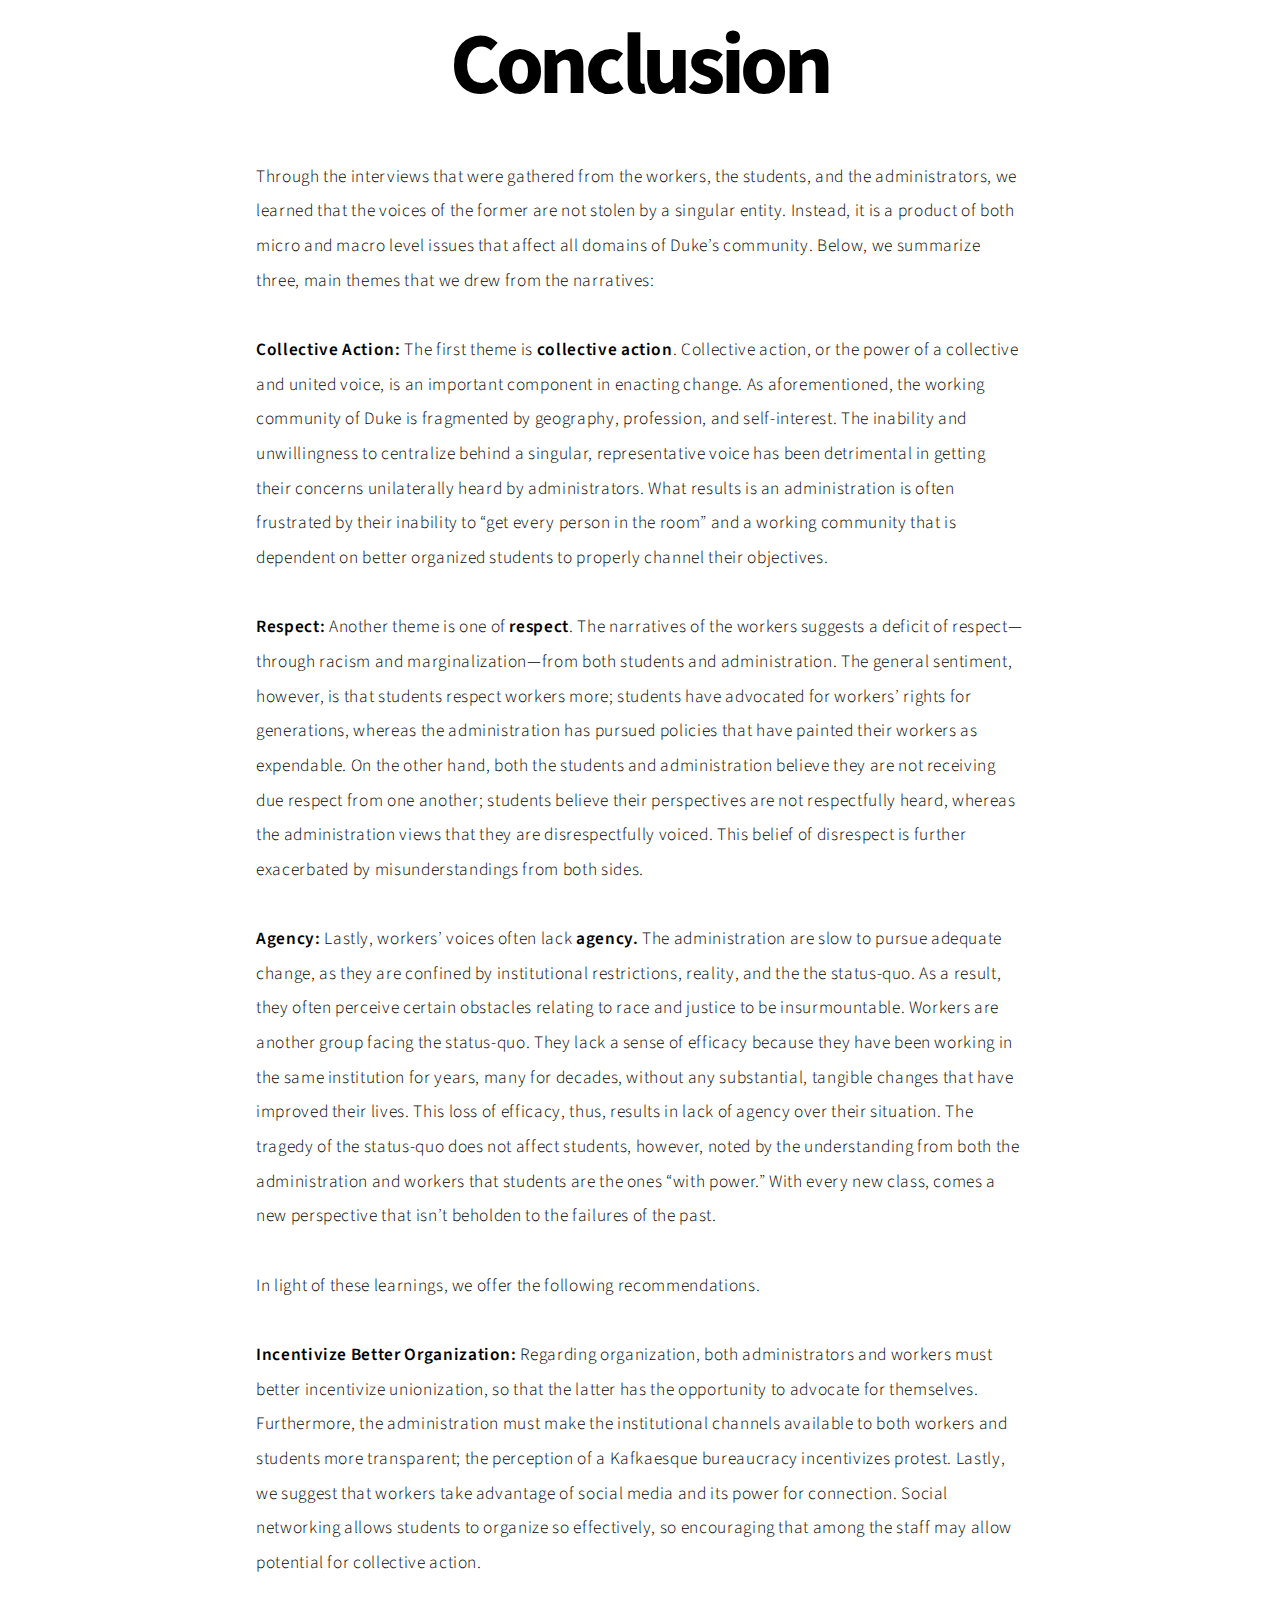
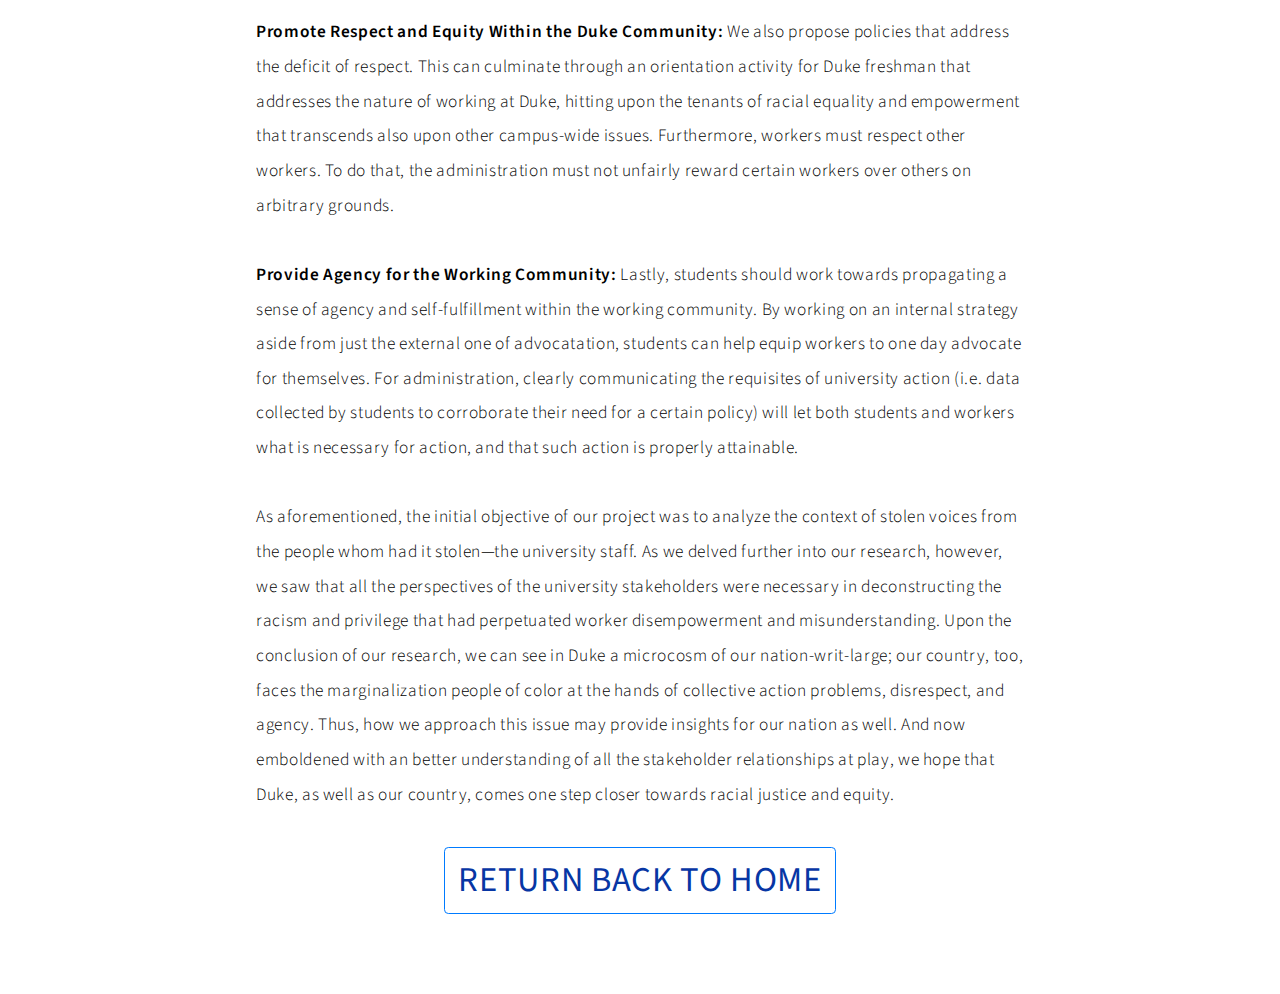
<file: conclusion.html>
<!DOCTYPE HTML>

<html>
	<head>
		<title>Conclusion</title>
		<meta charset="utf-8" />
		<meta name="viewport" content="width=device-width, initial-scale=1, user-scalable=no" />
		<meta name="description" content="" />
		<meta name="keywords" content="" />
        <link rel="stylesheet" href="assets/css/bootstrap.min.css" />
		<link rel="stylesheet" href="assets/css/main.css" />
        
	</head>
	<body class="korstadian">
        <h1>Conclusion</h1>
        <div class="korstadiananalysis">
            <p>Through the interviews that were gathered from the workers, the students, and the administrators, we learned that the voices of the former are not stolen by a singular entity. Instead, it is a product of both micro and macro level issues that affect all domains of Duke’s community. Below, we summarize three, main themes that we drew from the narratives:</p>
            <p><b>Collective Action:</b> The first theme is <b>collective action</b>. Collective action, or the power of a collective and united voice, is an important component in enacting change. As aforementioned, the working community of Duke is fragmented by geography, profession, and self-interest. The inability and unwillingness to centralize behind a singular, representative voice has been detrimental in getting their concerns unilaterally heard by administrators. What results is an administration is often frustrated by their inability to “get every person in the room” and a working community that is dependent on better organized students to properly channel their objectives.</p>
            <p><b>Respect:</b> Another theme is one of <b>respect</b>. The narratives of the workers suggests a deficit of respect—through racism and marginalization—from both students and administration. The general sentiment, however, is that students respect workers more; students have advocated for workers’ rights for generations, whereas the administration has pursued policies that have painted their workers as expendable. On the other hand, both the students and administration believe they are not receiving due respect from one another; students believe their perspectives are not respectfully heard, whereas the administration views that they are disrespectfully voiced. This belief of disrespect is further exacerbated by misunderstandings from both sides.</p>
            <p><b>Agency:</b> Lastly, workers’ voices often lack <b>agency.</b> The administration are slow to pursue adequate change, as they are confined by institutional restrictions, reality, and the the status-quo. As a result, they often perceive certain obstacles relating to race and justice to be insurmountable. Workers are another group facing the status-quo. They lack a sense of efficacy because they have been working in the same institution for years, many for decades, without any substantial, tangible changes that have improved their lives. This loss of efficacy, thus, results in lack of agency over their situation. The tragedy of the status-quo does not affect students, however, noted by the understanding from both the administration and workers that students are  the ones “with power.” With every new class, comes a new perspective that isn’t beholden to the failures of the past. </p>
            <p>In light of these learnings, we offer the following recommendations. </p>
            <p><b>Incentivize Better Organization:</b> Regarding organization, both administrators and workers must better incentivize unionization, so that the latter has the opportunity to advocate for themselves. Furthermore, the administration must make the institutional channels available to both workers and students more transparent; the perception of a Kafkaesque bureaucracy incentivizes protest. Lastly, we suggest that workers take advantage of social media and its power for connection. Social networking allows students to organize so effectively, so encouraging that among the staff may allow potential for collective action.</p>
            <p><b>Promote Respect and Equity Within the Duke Community:</b> We also propose policies that address the deficit of respect. This can culminate through an orientation activity for Duke freshman that addresses the nature of working at Duke, hitting upon the tenants of racial equality and empowerment that transcends also upon other campus-wide issues. Furthermore, workers must respect other workers. To do that, the administration must not unfairly reward certain workers over others on arbitrary grounds. <br></p>
            <p><b>Provide Agency for the Working Community:</b> Lastly, students should work towards propagating a sense of agency and self-fulfillment within the working community. By working on an internal strategy aside from just the external one of advocatation, students can help equip workers to one day advocate for themselves. For administration, clearly communicating the requisites of university action (i.e. data collected by students to corroborate their need for a certain policy) will let both students and workers what is necessary for action, and that such action is properly attainable.</p>
            <p>As aforementioned, the initial objective of our project was to analyze the context of stolen voices from the people whom had it stolen—the university staff. As we delved further into our research, however, we saw that all the perspectives of the university stakeholders were necessary in deconstructing the racism and privilege that had perpetuated worker disempowerment and misunderstanding. Upon the conclusion of our research, we can see in Duke a microcosm of our nation-writ-large; our country, too, faces the marginalization people of color at the hands of collective action problems, disrespect, and agency. Thus, how we approach this issue may provide insights for our nation as well. And now emboldened with an better understanding of all the stakeholder relationships at play, we hope that Duke, as well as our country, comes one step closer towards racial justice and equity.</p>
        </div>
        <div id="gobackbuttonkorstad">
            <a style="font-size:200%;color:#0736A4;" class="btn btn-outline-primary" href="https://robertdetroit.github.io/korstad/#conclusion" role="button">RETURN BACK TO HOME</a>

        </div>
        <br>
        <br>
        <br>
        <br>
        
    </body>
</html>
</file>
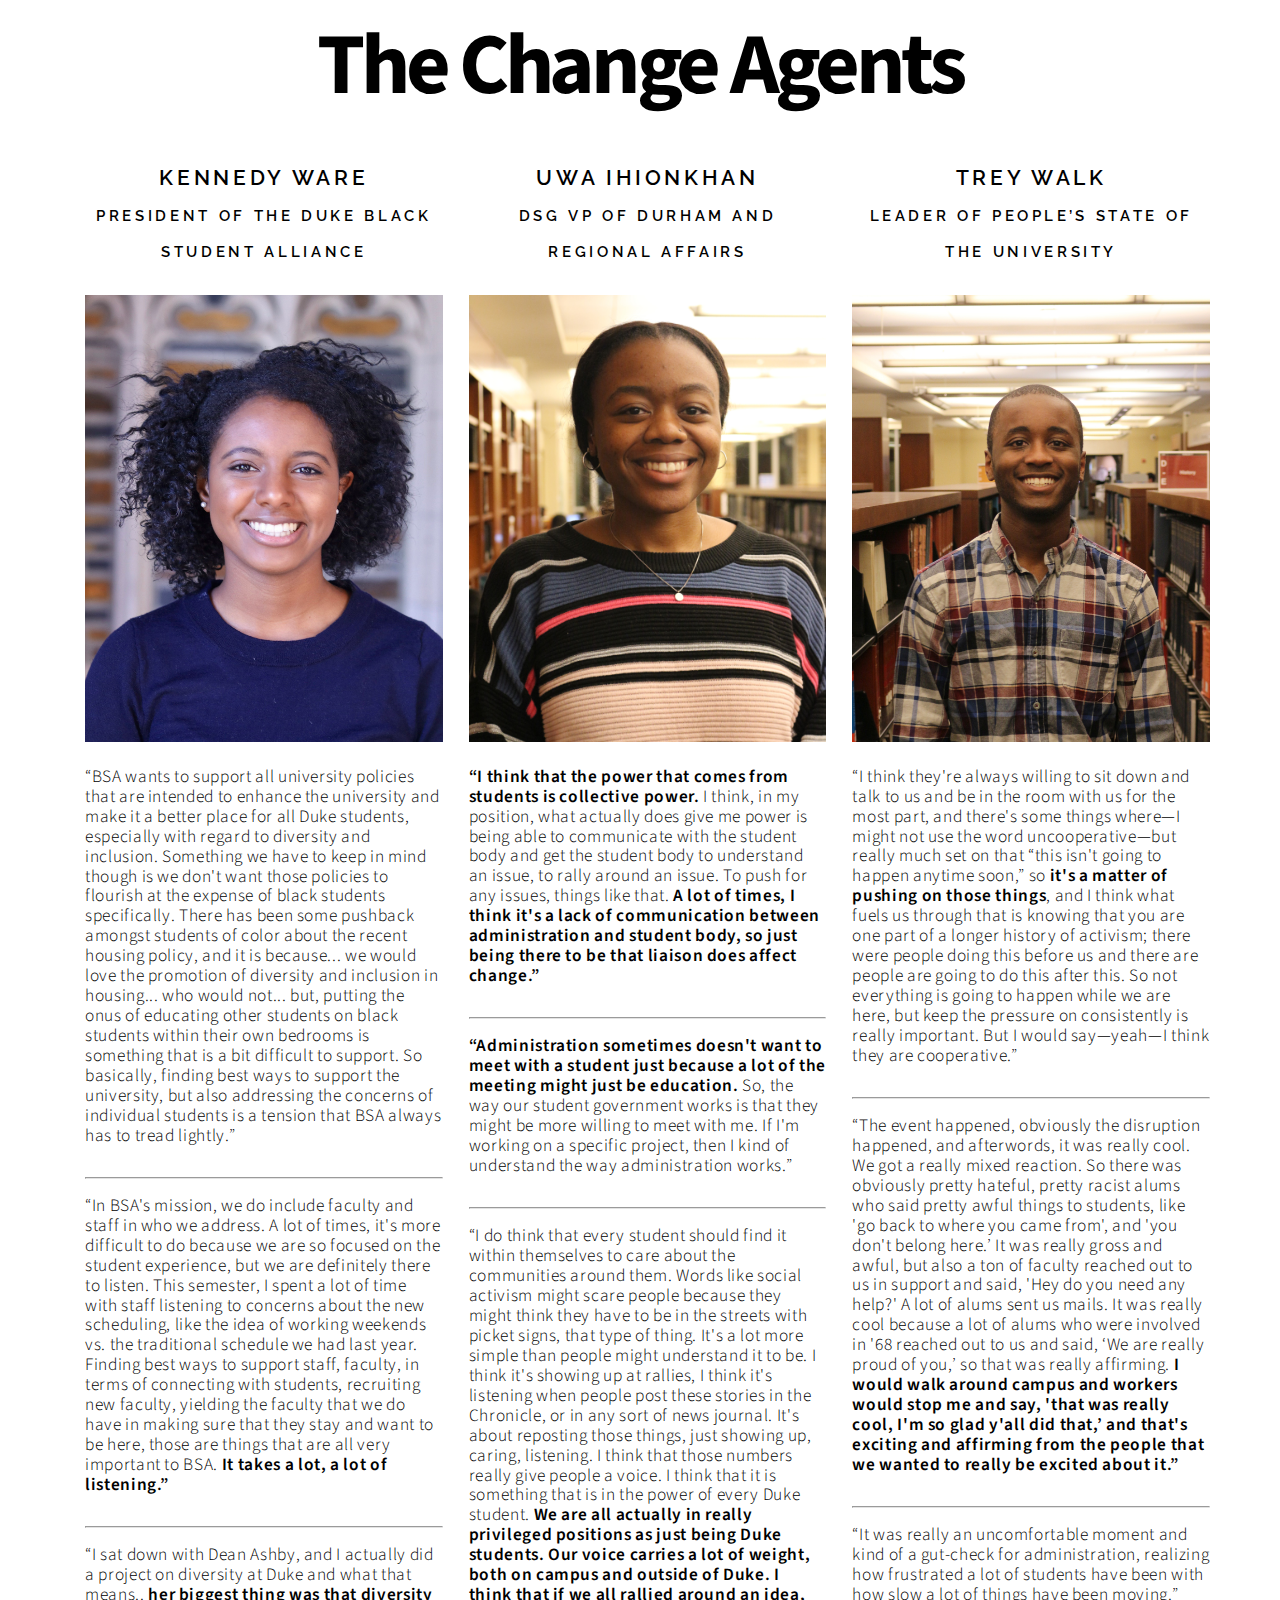
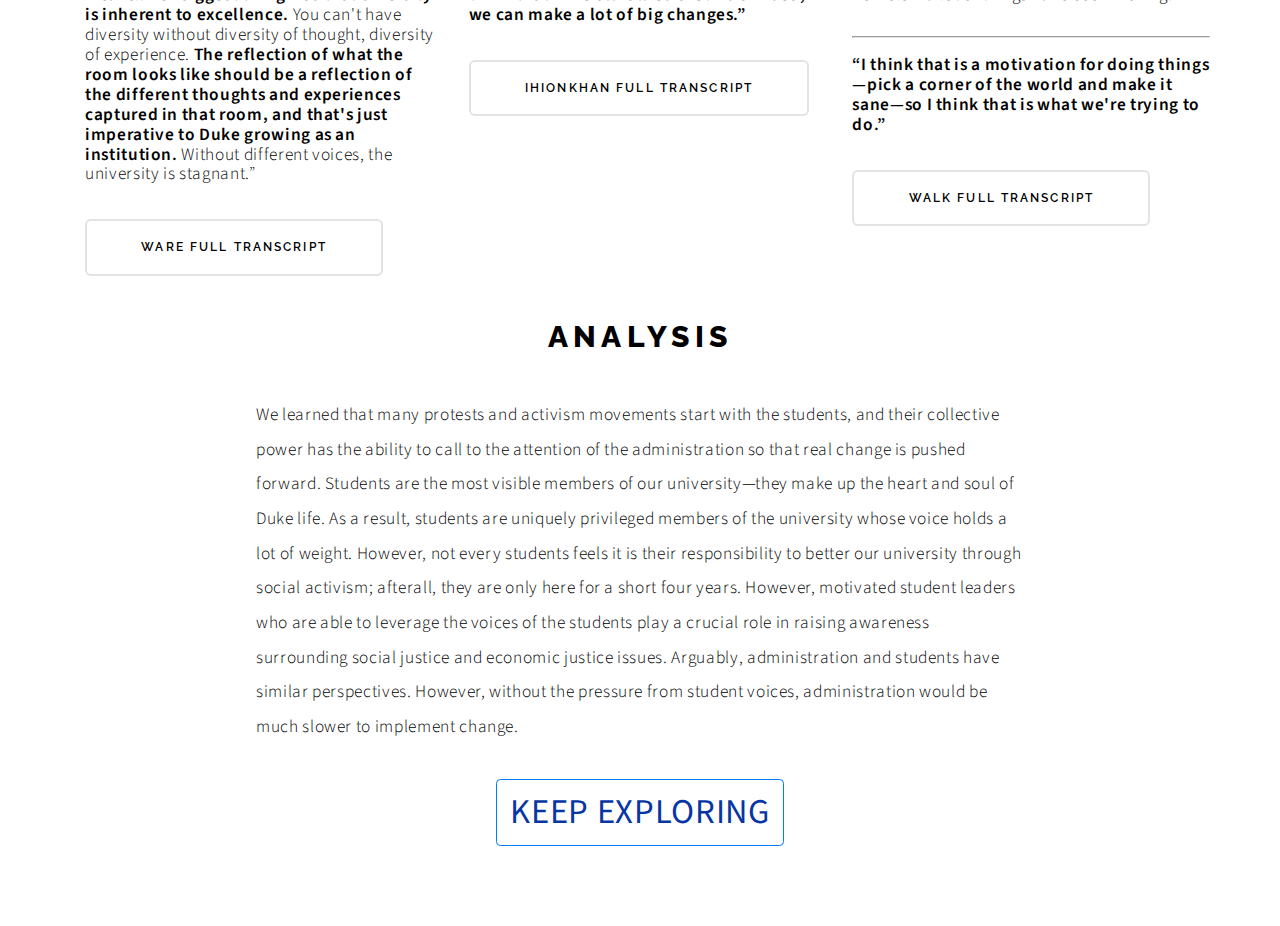
<file: thechangeagents.html>
<!DOCTYPE HTML>

<html>
	<head>
		<title>The Change Agents</title>
		<meta charset="utf-8" />
		<meta name="viewport" content="width=device-width, initial-scale=1, user-scalable=no" />
		<meta name="description" content="" />
		<meta name="keywords" content="" />
        <link rel="stylesheet" href="assets/css/bootstrap.min.css" />
		<link rel="stylesheet" href="assets/css/main.css" />
        
	</head>
	<body class="korstadian">
        <h1>The Change Agents</h1>
        <div class="container">
            <div class="row">
                <div class="col-4">
                    <h3 style="text-align:center;font-size:120%;">Kennedy Ware<br><span style="font-size:70%;">President of the Duke Black Student Alliance</span></h3>
                    <img class="img-fluid" src="images/ware.jpg" />
                    <br>
                    <br>
                    <p>“BSA wants to support all university policies that are intended to enhance the university and make it a better place for all Duke students, especially with regard to diversity and inclusion. Something we have to keep in mind though is we don't want those policies to flourish at the expense of black students specifically. There has been some pushback amongst students of color about the recent housing policy, and it is because... we would love the promotion of diversity and inclusion in housing... who would not... but, putting the onus of educating other students on black students within their own bedrooms is something that is a bit difficult to support. So basically, finding best ways to support the university, but also addressing the concerns of individual students is a tension that BSA always has to tread lightly.”</p>
                    <hr>
                    <p>“In BSA's mission, we do include faculty and staff in who we address. A lot of times, it's more difficult to do because we are so focused on the student experience, but we are definitely there to listen. This semester, I spent a lot of time with staff listening to concerns about the new scheduling, like the idea of working weekends vs. the traditional schedule we had last year. Finding best ways to support staff, faculty, in terms of connecting with students, recruiting new faculty, yielding the faculty that we do have in making sure that they stay and want to be here, those are things that are all very important to BSA. <b>It takes a lot, a lot of listening.”</b></p>
                    <hr>
                    <p>“I sat down with Dean Ashby, and I actually did a project on diversity at Duke and what that means.. <b>her biggest thing was that diversity is inherent to excellence.</b> You can't have diversity without diversity of thought, diversity of experience. <b>The reflection of what the room looks like should be a reflection of the different thoughts and experiences captured in that room, and that's just imperative to Duke growing as an institution.</b> Without different voices, the university is stagnant.”</p>
                    <ul class="actions">
				        <li><a href="https://drive.google.com/open?id=15Bs3umyw4Zecz0CfFSyPpVa7oqPZVNHog4_77rY31FM" target="_blank" class="button large">Ware Full Transcript</a></li>
                    </ul>
                </div>
                <div class="col-4">
                    <h3 style="text-align:center;font-size:120%;" >Uwa Ihionkhan<br><span style="font-size:70%;">DSG VP of Durham and Regional Affairs</span></h3>
                    <img class="img-fluid" src="images/uwa.jpg" />
                    <br>
                    <br>
                    <p><b>“I think that the power that comes from students is collective power.</b> I think, in my position, what actually does give me power is being able to communicate with the student body and get the student body to understand an issue, to rally around an issue. To push for any issues, things like that. <b>A lot of times, I think it's a lack of communication between administration and student body, so just being there to be that liaison does affect change.”</b></p>
                    <hr>
                    <p><b>“Administration sometimes doesn't want to meet with a student just because a lot of the meeting might just be education.</b> So, the way our student government works is that they might be more willing to meet with me. If I'm working on a specific project, then I kind of understand the way administration works.”</p>
                    <hr>
                    <p>“I do think that every student should find it within themselves to care about the communities around them. Words like social activism might scare people because they might think they have to be in the streets with picket signs, that type of thing. It's a lot more simple than people might understand it to be. I think it's showing up at rallies, I think it's listening when people post these stories in the Chronicle, or in any sort of news journal. It's about reposting those things, just showing up, caring, listening. I think that those numbers really give people a voice. I think that it is something that is in the power of every Duke student. <b>We are all actually in really privileged positions as just being Duke students. Our voice carries a lot of weight, both on campus and outside of Duke. I think that if we all rallied around an idea, we can make a lot of big changes.”</b></p>
                    <ul class="actions">
				        <li><a href="https://drive.google.com/open?id=1M2eIdDwXwXSBpmGyzPnMtbtxEdL4--vzDoPif-4Eaqw" target="_blank" class="button large">Ihionkhan Full Transcript</a></li>
                    </ul>
                </div>
                <div class="col-4">
                    <h3 style="text-align:center;font-size:120%;" >Trey Walk<br><span style="font-size:70%;">Leader of People’s State of the University</span></h3>
                    <img class="img-fluid" src="images/walk.jpg" />
                    <br>
                    <br>
                    <p>“I think they're always willing to sit down and talk to us and be in the room with us for the most part, and there's some things where—I might not use the word uncooperative—but really much set on that “this isn't going to happen anytime soon,” so <b>it's a matter of pushing on those things</b>, and I think what fuels us through that is knowing that you are one part of a longer history of activism; there were people doing this before us and there are people are going to do this after this. So not everything is going to happen while we are here, but keep the pressure on consistently is really important. But I would say—yeah—I think they are cooperative.”</p>
                    <hr>
                    <p>“The event happened, obviously the disruption happened, and afterwords, it was really cool. We got a really mixed reaction. So there was obviously pretty hateful, pretty racist alums who said pretty awful things to students, like 'go back to where you came from', and 'you don't belong here.’ It was really gross and awful, but also a ton of faculty reached out to us in support and said, 'Hey do you need any help?' A lot of alums sent us mails. It was really cool because a lot of alums who were involved in '68 reached out to us and said, ‘We are really proud of you,’ so that was really affirming. <b>I would walk around campus and workers would stop me and say, 'that was really cool, I'm so glad y'all did that,’ and that's exciting and affirming from the people that we wanted to really be excited about it.”</b></p>
                    <hr>
                    <p>“It was really an uncomfortable moment and kind of a gut-check for administration, realizing how frustrated a lot of students have been with how slow a lot of things have been moving.”</p>
                    <hr>
                    <p><b>“I think that is a motivation for doing things—pick a corner of the world and make it sane—so I think that is what we're trying to do.”</b></p>
                    <ul class="actions">
				        <li><a href="https://drive.google.com/open?id=1hAwNsEss0N7FSCMlSQb-N7ipyRBLaKfIBRqpzI2_XBs" target="_blank" class="button large">Walk Full Transcript</a></li>
                    </ul>
                </div>

            </div>
        </div>
        <div class="korstadiananalysis">
            <h2>Analysis</h2>
            <p>We learned that many protests and activism movements start with the students, and their collective power has the ability to call to the attention of the administration so that real change is pushed forward. Students are the most visible members of our university—they make up the heart and soul of Duke life. As a result, students are uniquely privileged members of the university whose voice holds a lot of weight. However, not every students feels it is their responsibility to better our university through social activism; afterall, they are only here for a short four years. However, motivated student leaders who are able to leverage the voices of the students play a crucial role in raising awareness surrounding social justice and economic justice issues. Arguably, administration and students have similar perspectives. However, without the pressure from student voices, administration would be much slower to implement change.  
            </p>
        </div>
        <div id="gobackbuttonkorstad">
            <a style="font-size:200%;color:#0736A4;" class="btn btn-outline-primary" href="https://robertdetroit.github.io/korstad/#thechangeagents" role="button">KEEP EXPLORING</a>

        </div>
        <br>
        <br>
        <br>
        <br>
        
    </body>
</html>
</file>
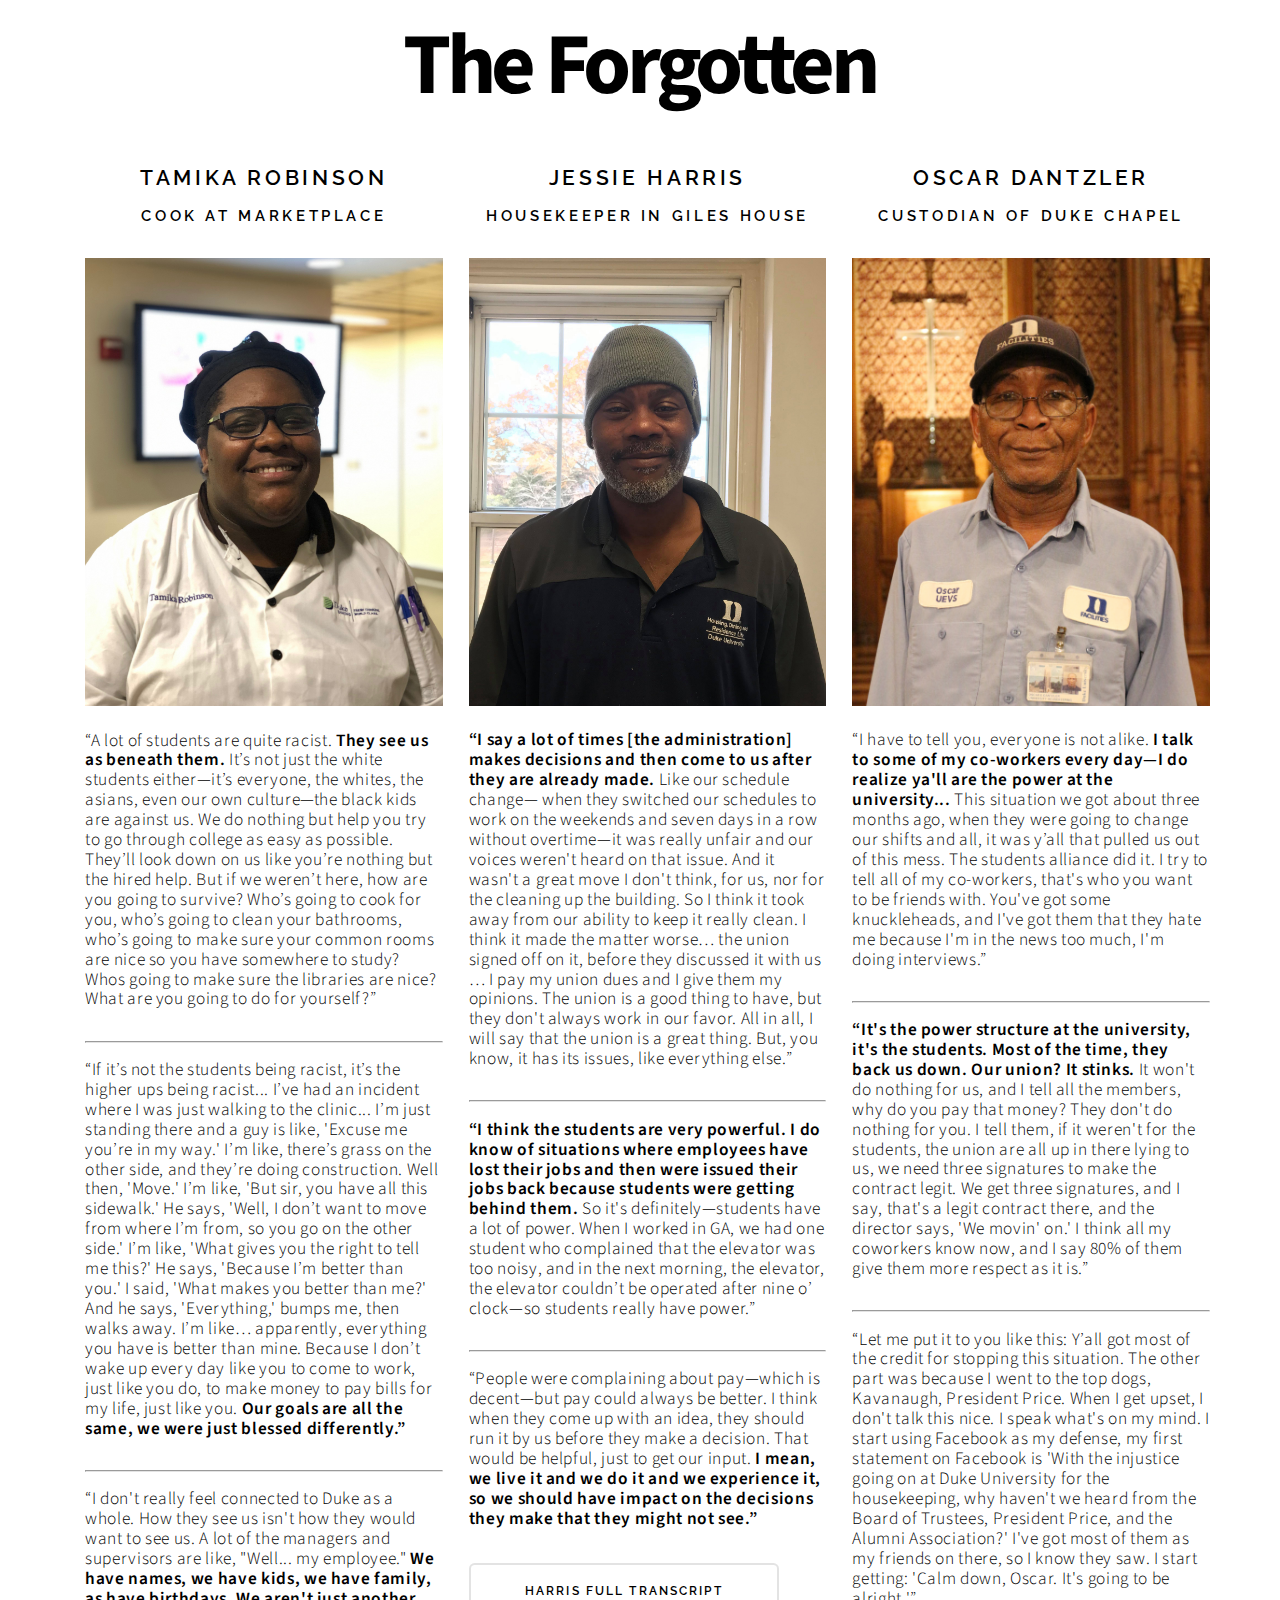
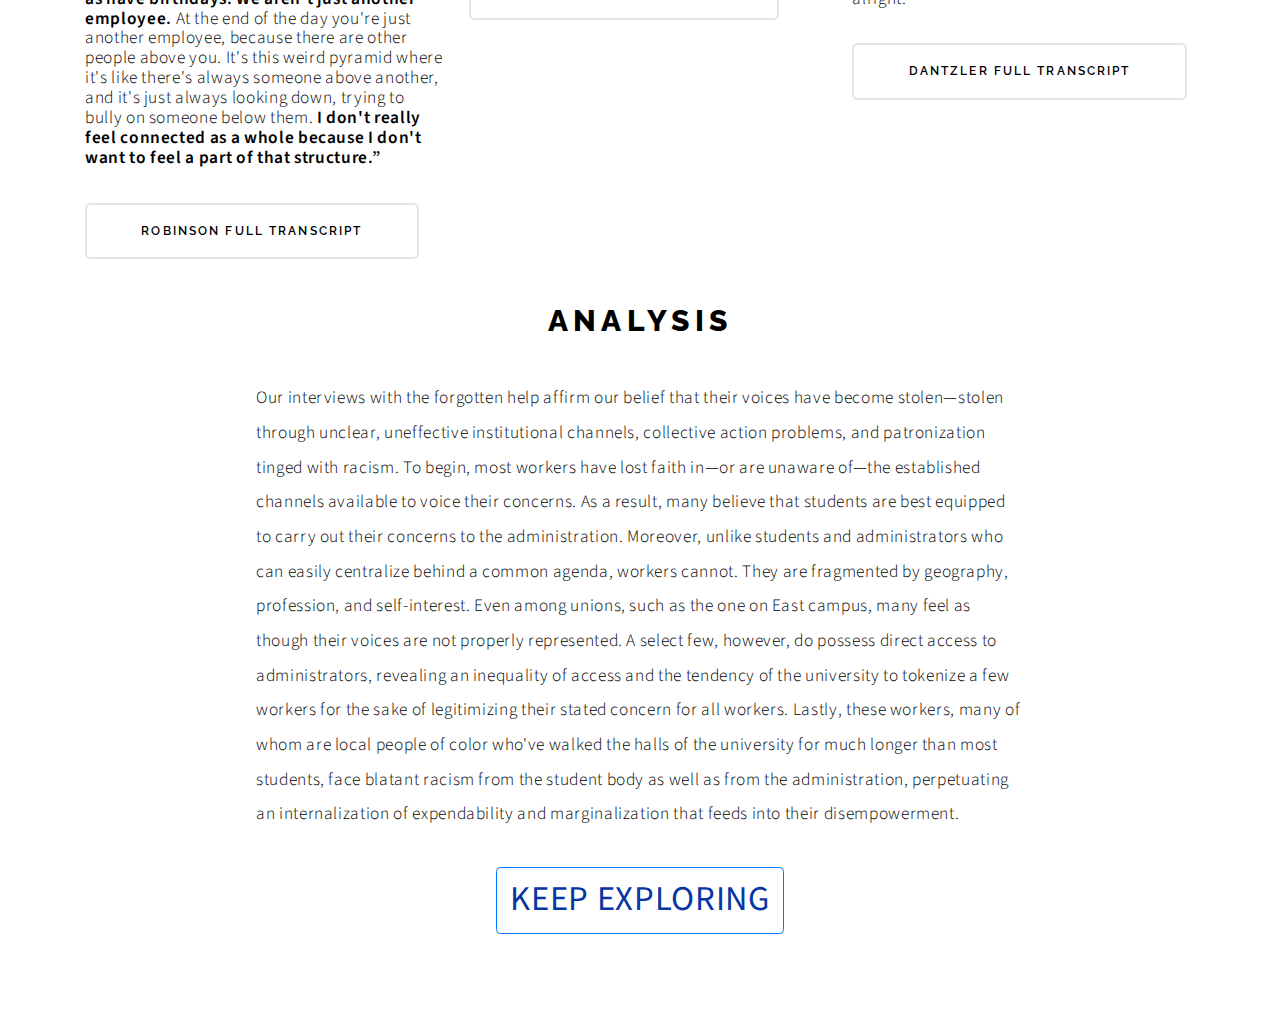
<file: theforgotten.html>
<!DOCTYPE HTML>

<html>
	<head>
		<title>The Forgotten</title>
		<meta charset="utf-8" />
		<meta name="viewport" content="width=device-width, initial-scale=1, user-scalable=no" />
		<meta name="description" content="" />
		<meta name="keywords" content="" />
        <link rel="stylesheet" href="assets/css/bootstrap.min.css" />

		<link rel="stylesheet" href="assets/css/main.css" />
        
	</head>
	<body class="korstadian">
        <h1>The Forgotten</h1>
        <div class="container">
            <div class="row">
                <div class="col-4">
                    <h3 style="text-align:center;font-size:120%;" >Tamika Robinson<br><span style="font-size:70%;">Cook at Marketplace</span></h3>
                    <img class="img-fluid" src="images/tamika.jpg" />
                    <br>
                    <br>
                    <p>“A lot of students are quite racist. <b>They see us as beneath them.</b> It’s not just the white students either—it’s everyone, the whites, the asians, even our own culture—the black kids are against us. We do nothing but help you try to go through college as easy as possible. They’ll look down on us like you’re nothing but the hired help.  But if we weren’t here, how are you going to survive? Who’s going to cook for you, who’s going to clean your bathrooms, who’s going to make sure your common rooms are nice so you have somewhere to study? Whos going to make sure the libraries are nice? What are you going to do for yourself?”</p>
                    <hr>
                    <p>“If it’s not the students being racist, it’s the higher ups being racist... I’ve had an incident where I was just walking to the clinic... I’m just standing there and a guy is like, 'Excuse me you’re in my way.' I’m like, there’s grass on the other side, and they’re doing construction. Well then, 'Move.' I’m like, 'But sir, you have all this sidewalk.' He says, 'Well, I don’t want to move from where I’m from, so you go on the other side.' I’m like, 'What gives you the right to tell me this?' He says, 'Because I’m better than you.' I said, 'What makes you better than me?' And he says, 'Everything,' bumps me, then walks away. I’m like… apparently, everything you have is better than mine. Because I don’t wake up every day like you to come to work, just like you do, to make money to pay bills for my life, just like you. <b>Our goals are all the same, we were just blessed differently.”</b></p>
                    <hr>
                    <p>“I don't really feel connected to Duke as a whole. How they see us isn't how they would want to see us. A lot of the managers and supervisors are like, "Well... my employee." <b>We have names, we have kids, we have family, as have birthdays. We aren't just another employee.</b> At the end of the day you're just another employee, because there are other people above you. It's this weird pyramid where it's like there's always someone above another, and it's just always looking down, trying to bully on someone below them. <b>I don't really feel connected as a whole because I don't want to feel a part of that structure.”</b></p>
                    <ul class="actions">
				        <li><a href="https://drive.google.com/open?id=1j7hmQIQKM_ve5pBjkdd4ERTJQnnPB-x2S0G_H12V5-Y" target="_blank" class="button large">Robinson Full Transcript</a></li>
                    </ul>
                </div>
                <div class="col-4">
                    <h3 style="text-align:center;font-size:120%;" >Jessie Harris<br><span style="font-size:70%;">Housekeeper in Giles House</span></h3>
                    <img class="img-fluid" src="images/jesse.jpg" />
                    <br>
                    <br>
                    <p><b>“I say a lot of times [the administration] makes decisions and then come to us after they are already made.</b> Like our schedule change— when they switched our schedules to work on the weekends and seven days in a row without overtime—it was really unfair and our voices weren't heard on that issue. And it wasn't a great move I don't think, for us, nor for the cleaning up the building. So I think it took away from our ability to keep it really clean. I think it made the matter worse… the union signed off on it, before they discussed it with us …  I pay my union dues and I give them my opinions. The union is a good thing to have, but they don't always work in our favor. All in all, I will say that the union is a great thing. But, you know, it has its issues, like everything else.”</p>
                    <hr>
                    <p><b>“I think the students are very powerful. I do know of situations where employees have lost their jobs and then were issued their jobs back because students were getting behind them.</b> So it's definitely—students have a lot of power. When I worked in GA, we had one student who complained that the elevator was too noisy, and in the next morning, the elevator, the elevator couldn’t be operated after nine o’ clock—so students really have power.”</p>
                    <hr>
                    <p>“People were complaining about pay—which is decent—but pay could always be better. I think when they come up with an idea, they should run it by us before they make a decision. That would be helpful, just to get our input. <b>I mean, we live it and we do it and we experience it, so we should have impact on the decisions they make that they might not see.”</b></p>
                    <ul class="actions">
				        <li><a href="https://drive.google.com/open?id=1FPrqOCA4cAh712_7bL0YSmn8f9LyLONHugA3z8bGIJQ" target="_blank" class="button large">Harris Full Transcript</a></li>
                    </ul>
                </div>
                <div class="col-4">
                    <h3 style="text-align:center;font-size:120%;" >Oscar Dantzler<br><span style="font-size:70%;">Custodian of Duke Chapel</span></h3>
                    <img class="img-fluid" src="images/oscar.jpg" />
                    <br>
                    <br>
                    <p>“I have to tell you, everyone is not alike. <b>I talk to some of my co-workers every day—I do realize ya'll are the power at the university...</b> This situation we got about three months ago, when they were going to change our shifts and all, it was y’all that pulled us out of this mess. The students alliance did it. I try to tell all of my co-workers, that's who you want to be friends with. You've got some knuckleheads, and I've got them that they hate me because I'm in the news too much, I'm doing interviews.”</p>
                    <hr>
                    <p><b>“It's the power structure at the university, it's the students. Most of the time, they back us down. Our union? It stinks.</b> It won't do nothing for us, and I tell all the members, why do you pay that money? They don't do nothing for you. I tell them, if it weren't for the students, the union are all up in there lying to us, we need three signatures to make the contract legit. We get three signatures, and I say, that's a legit contract there, and the director says, 'We movin' on.' I think all my coworkers know now, and I say 80% of them give them more respect as it is.”</p>
                    <hr>
                    <p>“Let me put it to you like this: Y’all got most of the credit for stopping this situation. The other part was because I went to the top dogs, Kavanaugh, President Price. When I get upset, I don't talk this nice. I speak what's on my mind. I start using Facebook as my defense, my first statement on Facebook is 'With the injustice going on at Duke University for the housekeeping, why haven't we heard from the Board of Trustees, President Price, and the Alumni Association?' I've got most of them as my friends on there, so I know they saw. I start getting: 'Calm down, Oscar. It's going to be alright.'”</p>
                    <ul class="actions">
				        <li><a href="https://drive.google.com/open?id=1MfzkyUR5SvHgLIDOyPVhL2VUtWwY9U2DtkbaTitqxU0" target="_blank" class="button large">Dantzler Full Transcript</a></li>
                    </ul>
                </div>

            </div>
        </div>
        <div class="korstadiananalysis">
            <h2>Analysis</h2>
            <p>Our interviews with the forgotten help affirm our belief that their voices have become stolen—stolen through unclear, uneffective institutional channels, collective action problems, and patronization tinged with racism. To begin, most workers have lost faith in—or are unaware of—the established channels available to voice their concerns. As a result, many believe that students are best equipped to carry out their concerns to the administration. Moreover, unlike students and administrators who can easily centralize behind a common agenda, workers cannot. They are fragmented by geography, profession, and self-interest. Even among unions, such as the one on East campus, many feel as though their voices are not properly represented. A select few, however, do possess direct access to administrators, revealing an inequality of access and the tendency of the university to tokenize a few workers for the sake of legitimizing their stated concern for all workers. Lastly, these workers, many of whom are local people of color who've walked the halls of the university for much longer than most students, face blatant racism from the student body as well as from the administration, perpetuating an internalization of expendability and marginalization that feeds into their disempowerment. 
            </p>
        </div>
        <div id="gobackbuttonkorstad">
            <a style="font-size:200%;color:#0736A4;" class="btn btn-outline-primary" href="https://robertdetroit.github.io/korstad/#theforgotten" role="button">KEEP EXPLORING</a>

        </div>
        <br>
        <br>
        <br>
        <br>
        
    </body>
</html>
</file>
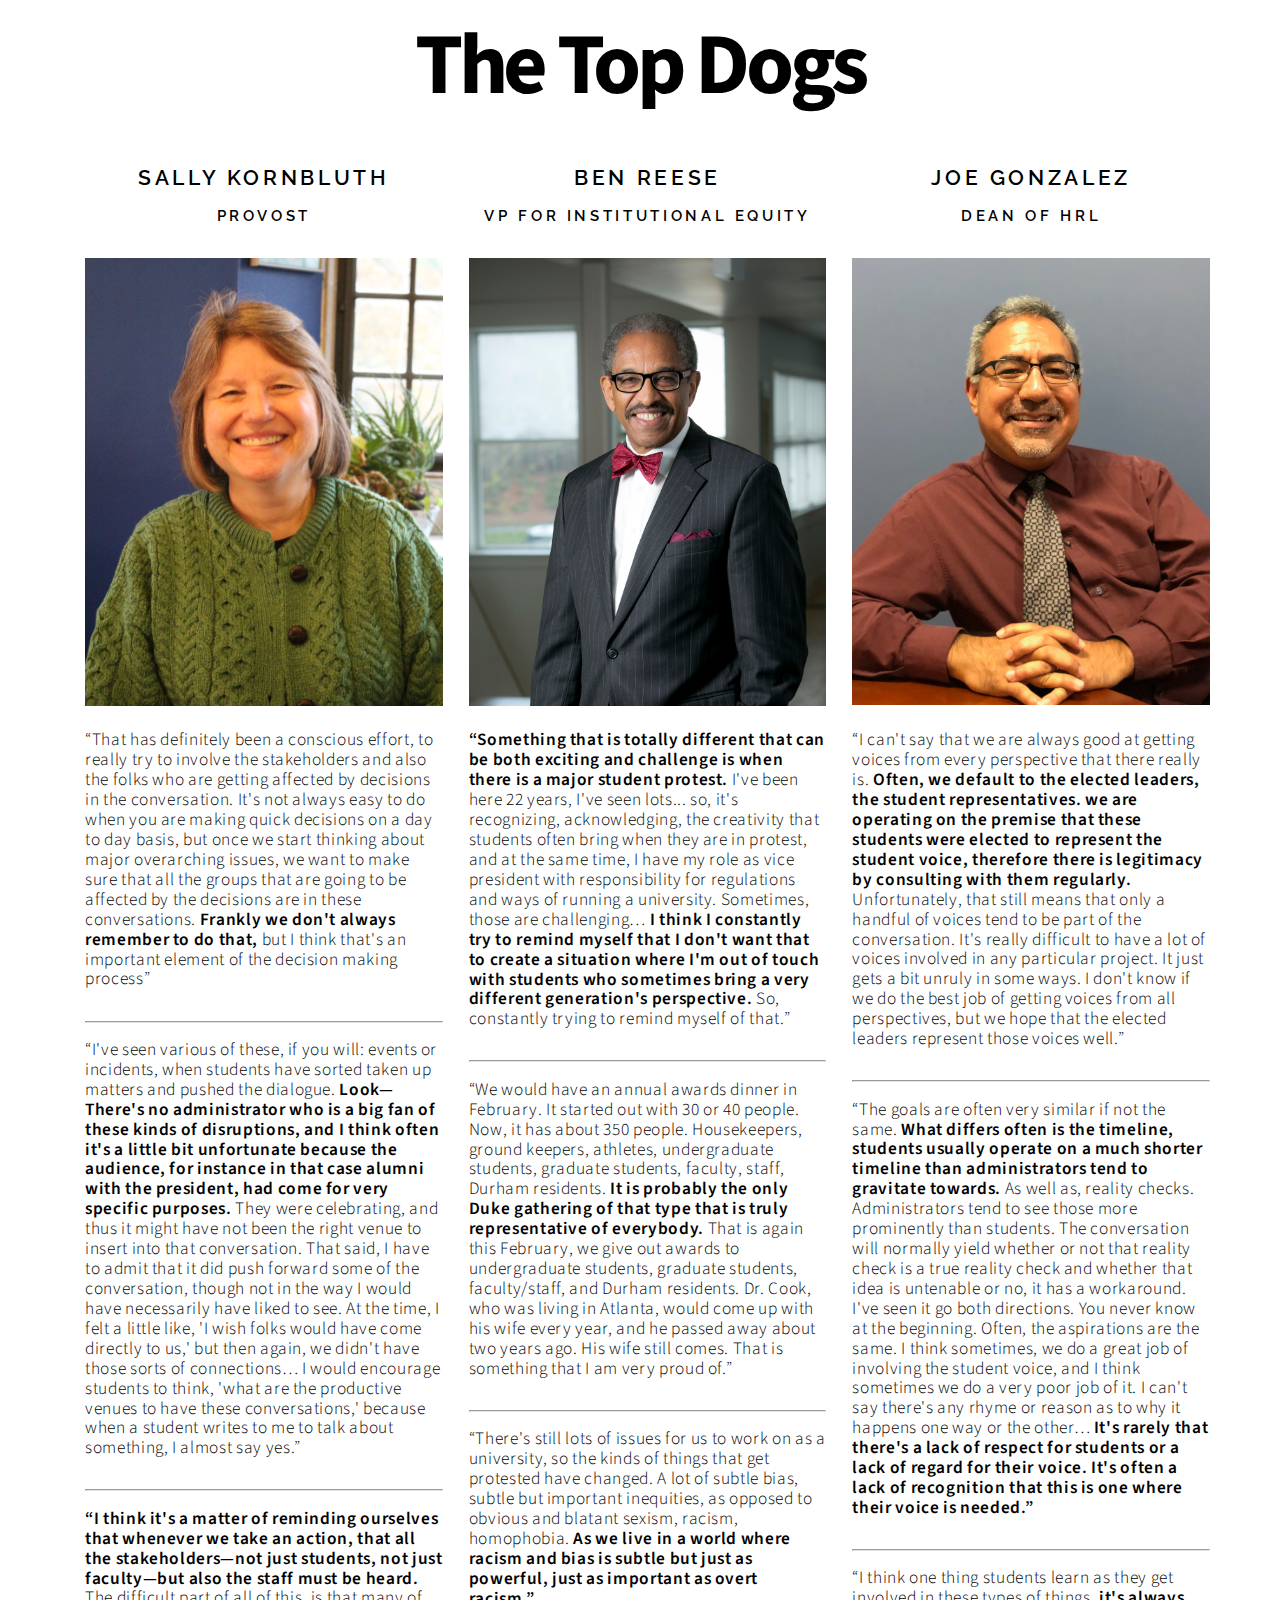
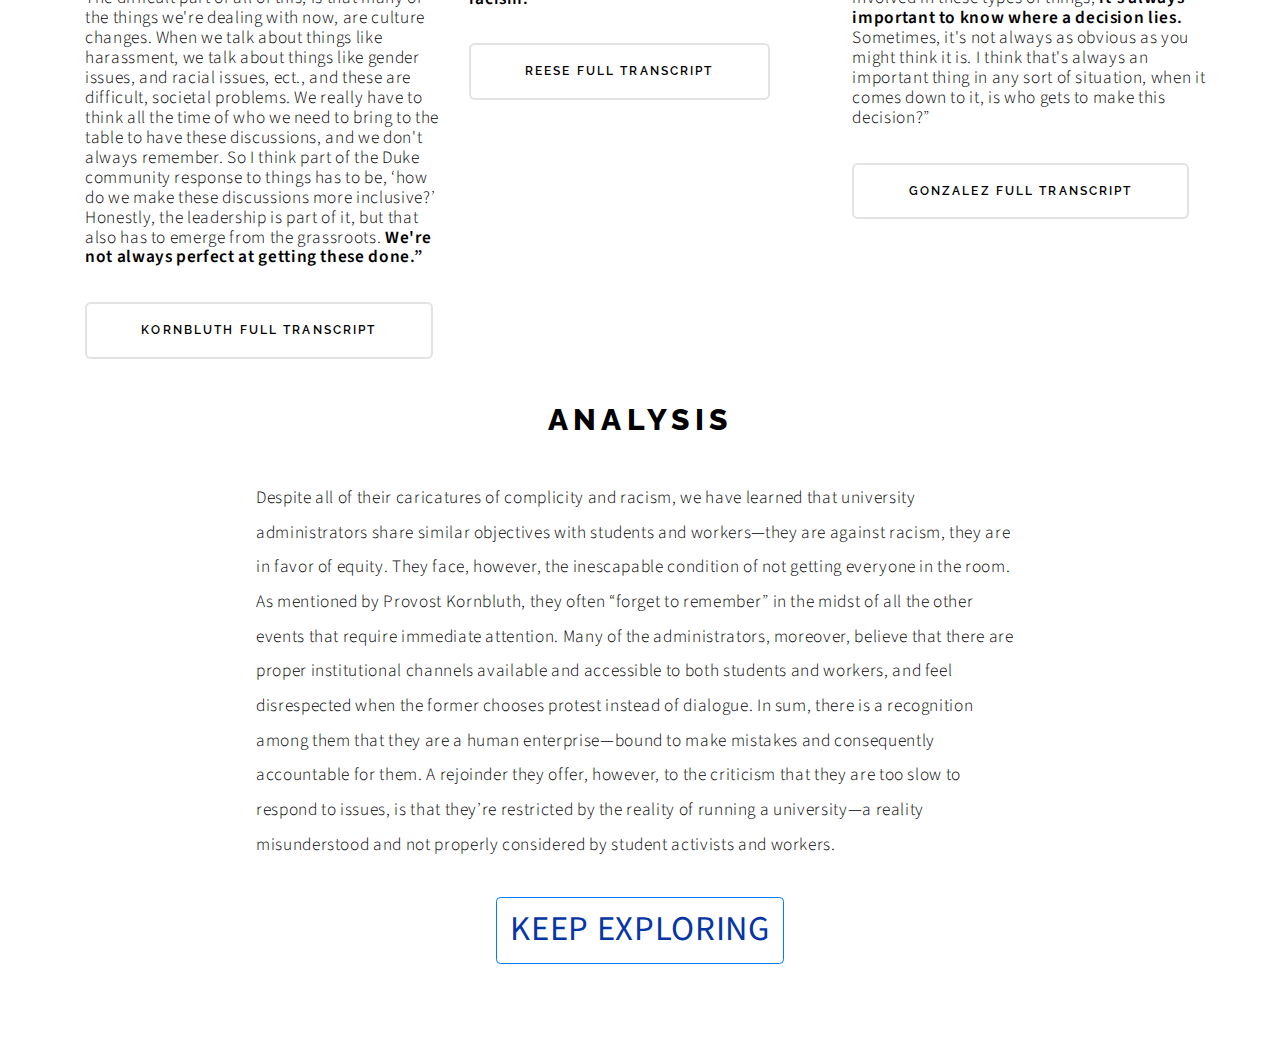
<file: thetopdogs.html>
<!DOCTYPE HTML>

<html>
	<head>
		<title>The Top Dogs</title>
		<meta charset="utf-8" />
		<meta name="viewport" content="width=device-width, initial-scale=1, user-scalable=no" />
		<meta name="description" content="" />
		<meta name="keywords" content="" />
        <link rel="stylesheet" href="assets/css/bootstrap.min.css" />
		<link rel="stylesheet" href="assets/css/main.css" />
        
	</head>
	<body class="korstadian">
        <h1>The Top Dogs</h1>
        <div class="container">
            <div class="row">
                <div class="col-4">
                    <h3 style="text-align:center;font-size:120%;" >Sally Kornbluth<br><span style="font-size:70%;">Provost</span></h3>
                    <img class="img-fluid" src="images/sue.jpg" />
                    <br>
                    <br>
                    <p>“That has definitely been a conscious effort, to really try to involve the stakeholders and also the folks who are getting affected by decisions in the conversation. It's not always easy to do when you are making quick decisions on a day to day basis, but once we start thinking about major overarching issues, we want to make sure that all the groups that are going to be affected by the decisions are in these conversations. <b>Frankly we don't always remember to do that,</b> but I think that's an important element of the decision making process”</p>
                    <hr>
                    <p>“I've seen various of these, if you will: events or incidents, when students have sorted taken up matters and pushed the dialogue.  <b>Look—There's no administrator who is a big fan of these kinds of disruptions, and I think often it's a little bit unfortunate because the audience, for instance in that case alumni with the president, had come for very specific purposes.</b> They were celebrating, and thus it might have not been the right venue to insert into that conversation. That said, I have to admit that it did push forward some of the conversation, though not in the way I would have necessarily have liked to see. At the time, I felt a little like, 'I wish folks would have come directly to us,' but then again, we didn't have those sorts of connections… I would encourage students to think, 'what are the productive venues to have these conversations,' because when a student writes to me to talk about something, I almost say yes.”</p>
                    <hr>
                    <p><b>“I think it's a matter of reminding ourselves that whenever we take an action, that all the stakeholders—not just students, not just faculty—but also the staff must be heard.</b> The difficult part of all of this, is that many of the things we're dealing with now, are culture changes. When we talk about things like harassment, we talk about things like gender issues, and racial issues, ect., and these are difficult, societal problems. We really have to think all the time of who we need to bring to the table to have these discussions, and we don't always remember. So I think part of the Duke community response to things has to be, ‘how do we make these discussions more inclusive?’ Honestly, the leadership is part of it, but that also has to emerge from the grassroots. <b>We're not always perfect at getting these done.”</b></p>
                    <ul class="actions">
				        <li><a href="https://drive.google.com/open?id=1LYOaPbO-eicY0rBWE-u-F-7ic0lBaDjEb9WSeyBwEbY" target="_blank" class="button large">Kornbluth Full Transcript</a></li>
                    </ul>
                </div>
                <div class="col-4">
                    <h3 style="text-align:center;font-size:120%;" >Ben Reese<br><span style="font-size:70%;">VP for Institutional Equity</span></h3>
                    <img class="img-fluid" src="images/reese.jpg" />
                    <br>
                    <br>
                    <p><b>“Something that is totally different that can be both exciting and challenge is when there is a major student protest.</b> I've been here 22 years, I've seen lots... so, it's recognizing, acknowledging, the creativity that students often bring when they are in protest, and at the same time, I have my role as vice president with responsibility for regulations and ways of running a university. Sometimes, those are challenging… <b>I think I constantly try to remind myself that I don't want that to create a situation where I'm out of touch with students who sometimes bring a very different generation's perspective.</b> So, constantly trying to remind myself of that.”</p>
                    <hr>
                    <p>“We would have an annual awards dinner in February. It started out with 30 or 40 people. Now, it has about 350 people. Housekeepers, ground keepers, athletes, undergraduate students, graduate students, faculty, staff, Durham residents. <b>It is probably the only Duke gathering of that type that is truly representative of everybody.</b> That is again this February, we give out awards to undergraduate students, graduate students, faculty/staff, and Durham residents. Dr. Cook, who was living in Atlanta, would come up with his wife every year, and he passed away about two years ago. His wife still comes. That is something that I am very proud of.”</p>
                    <hr>
                    <p>“There's still lots of issues for us to work on as a university, so the kinds of things that get protested have changed. A lot of subtle bias, subtle but important inequities, as opposed to obvious and blatant sexism, racism, homophobia. <b>As we live in a world where racism and bias is subtle but just as powerful, just as important as overt racism.”</b></p>
                    <ul class="actions">
				        <li><a href="https://drive.google.com/open?id=1emG0sr1tDOGqSJG2q5xN0s7qmDYw6S8-FMEfkW8tlsk" target="_blank" class="button large">Reese Full Transcript</a></li>
                    </ul>
                </div>
                <div class="col-4">
                    <h3 style="text-align:center;font-size:120%;" >Joe Gonzalez<br><span style="font-size:70%;">Dean of HRL</span></h3>
                    <img class="img-fluid" src="images/joe.jpg" />
                    <br>
                    <br>
                    <p>“I can't say that we are always good at getting voices from every perspective that there really is. <b>Often, we default to the elected leaders, the student representatives. we are operating on the premise that these students were elected to represent the student voice, therefore there is legitimacy by consulting with them regularly.</b> Unfortunately, that still means that only a handful of voices tend to be part of the conversation. It's really difficult to have a lot of voices involved in any particular project. It just gets a bit unruly in some ways. I don't know if we do the best job of getting voices from all perspectives, but we hope that the elected leaders represent those voices well.”</p>
                    <hr>
                    <p>“The goals are often very similar if not the same. <b>What differs often is the timeline, students usually operate on a much shorter timeline than administrators tend to gravitate towards.</b> As well as, reality checks. Administrators tend to see those more prominently than students. The conversation will normally yield whether or not that reality check is a true reality check and whether that idea is untenable or no, it has a workaround. I've seen it go both directions. You never know at the beginning. Often, the aspirations are the same. I think sometimes, we do a great job of involving the student voice, and I think sometimes we do a very poor job of it. I can't say there's any rhyme or reason as to why it happens one way or the other… <b>It's rarely that there's a lack of respect for students or a lack of regard for their voice. It's often a lack of recognition that this is one where their voice is needed.”</b></p>
                    <hr>
                    <p>“I think one thing students learn as they get involved in these types of things, <b>it's always important to know where a decision lies.</b> Sometimes, it's not always as obvious as you might think it is. I think that's always an important thing in any sort of situation, when it comes down to it, is who gets to make this decision?”</p>
                    <ul class="actions">
				        <li><a href="https://drive.google.com/open?id=1uVYZrFwbGXOel0QkwxN3v_Wqjfm1oLYpfaKDyCBgoc4" target="_blank" class="button large">Gonzalez Full Transcript</a></li>
                    </ul>
                </div>

            </div>
        </div>
        <div class="korstadiananalysis">
            <h2>Analysis</h2>
            <p>Despite all of their caricatures of complicity and racism, we have learned that university administrators share similar objectives with students and workers—they are against racism, they are in favor of equity. They face, however, the inescapable condition of not getting everyone in the room. As mentioned by Provost Kornbluth, they often “forget to remember” in the midst of all the other events that require immediate attention. Many of the administrators, moreover, believe that there are proper institutional channels available and accessible to both students and workers, and feel disrespected when the former chooses protest instead of dialogue. In sum, there is a recognition among them that they are a human enterprise—bound to make mistakes and consequently accountable for them. A rejoinder they offer, however, to the criticism that they are too slow to respond to issues, is that they’re restricted by the reality of running a university—a reality misunderstood and not properly considered by student activists and workers. 
            </p>
        </div>
        <div id="gobackbuttonkorstad">
            <a style="font-size:200%;color:#0736A4;" class="btn btn-outline-primary" href="https://robertdetroit.github.io/korstad/#thetopdogs" role="button">KEEP EXPLORING</a>

        </div>
        <br>
        <br>
        <br>
        <br>
        
    </body>
</html>
</file>
<file: assets/css/main.css>
@import url(font-awesome.min.css);
@import url("https://fonts.googleapis.com/css?family=Source+Sans+Pro:300,600,700,300i,600i,700i|Raleway:600,800");


html, body, div, span, applet, object,
iframe, h1, h2, h3, h4, h5, h6, p, blockquote,
pre, a, abbr, acronym, address, big, cite,
code, del, dfn, em, img, ins, kbd, q, s, samp,
small, strike, strong, sub, sup, tt, var, b,
u, i, center, dl, dt, dd, ol, ul, li, fieldset,
form, label, legend, table, caption, tbody,
tfoot, thead, tr, th, td, article, aside,
canvas, details, embed, figure, figcaption,
footer, header, hgroup, menu, nav, output, ruby,
section, summary, time, mark, audio, video {
	margin: 0;
	padding: 0;
	border: 0;
	font-size: 100%;
	font: inherit;
	vertical-align: baseline;}

article, aside, details, figcaption, figure,
footer, header, hgroup, menu, nav, section {
	display: block;}

body {
	line-height: 1;
}

ol, ul {
	list-style: none;
}

blockquote, q {
	quotes: none;
}

	blockquote:before, blockquote:after, q:before, q:after {
		content: '';
		content: none;
	}

table {
	border-collapse: collapse;
	border-spacing: 0;
}

body {
	-webkit-text-size-adjust: none;
}

mark {
	background-color: transparent;
	color: inherit;
}

input::-moz-focus-inner {
	border: 0;
	padding: 0;
}

input, select, textarea {
	-moz-appearance: none;
	-webkit-appearance: none;
	-ms-appearance: none;
	appearance: none;
}

/* Basic */

	@-ms-viewport {
		width: device-width;
	}

	body {
		-ms-overflow-style: scrollbar;
	}

	@media screen and (max-width: 480px) {

		html, body {
			min-width: 320px;
		}

	}

	html {
		box-sizing: border-box;
	}

	*, *:before, *:after {
		box-sizing: inherit;
	}

	html {
		overflow-x: hidden;
	}

	body {
		background: #ffffff;
		overflow-x: hidden;
	}

		body.is-preload *, body.is-preload *:before, body.is-preload *:after {
			-moz-animation: none !important;
			-webkit-animation: none !important;
			-ms-animation: none !important;
			animation: none !important;
			-moz-transition: none !important;
			-webkit-transition: none !important;
			-ms-transition: none !important;
			transition: none !important;
		}

/* Typography */

	html {
		font-size: 18pt;
	}

		@media screen and (max-width: 1920px) {

			html {
				font-size: 13pt;
			}

		}

		@media screen and (max-width: 1152px) {

			html {
				font-size: 14pt;
			}

		}

		@media screen and (max-width: 736px) {

			html {
				font-size: 12pt;
			}

		}

		@media screen and (max-width: 480px) {

			html {
				font-size: 11pt;
			}

		}

	body {
		background-color: #ffffff;
		color: #000000;
	}

	body, input, select, textarea {
		color: #000000;
		font-family: "Source Sans Pro", Helvetica, sans-serif;
		font-size: 1rem;
		font-weight: 300;
		letter-spacing: 0.0375em;
		line-height: 2;
	}

	a {
		-moz-transition: border-bottom-color 0.25s ease-in-out;
		-webkit-transition: border-bottom-color 0.25s ease-in-out;
		-ms-transition: border-bottom-color 0.25s ease-in-out;
		transition: border-bottom-color 0.25s ease-in-out;
		text-decoration: none;
		color: #000000;
		border-bottom: dotted 1px;
	}

		a:hover {
			text-decoration: none;
			border-bottom-color: transparent;
		}

	strong, b {
		font-weight: 600;
		color: #000000;
	}

	em, i {
		font-style: italic;
	}

	p {
		margin: 0 0 2rem 0;
	}

	h1, h2, h3, h4, h5, h6 {
		color: #000000;
		font-family: "Raleway", Helvetica, sans-serif;
		font-weight: 600;
		letter-spacing: 0.175em;
		line-height: 1.75;
		margin: 0 0 1.5rem 0;
		text-transform: uppercase;
	}

		h1 a, h2 a, h3 a, h4 a, h5 a, h6 a {
			color: inherit;
			text-decoration: none;
		}

	h1 {
		font-family: "Source Sans Pro", Helvetica, sans-serif;
		font-size: 5rem;
		font-weight: 700;
		letter-spacing: -0.05em;
		line-height: 1.1;
		margin: 0 0 1.5rem 0;
		text-transform: none;
	}

	h2 {
		font-size: 1.25rem;
		font-weight: 800;
		margin: 0 0 2rem 0;
	}

	h3 {
		font-size: 0.875rem;
	}

	h4 {
		font-size: 0.875rem;
	}

	h5 {
		font-size: 0.75rem;
	}

	h6 {
		font-size: 0.625rem;
	}

	@media screen and (max-width: 736px) {

		h1 {
			font-size: 4.5rem;
			line-height: 1.1;
		}

		h2 {
			font-size: 1.25rem;
			line-height: 1.7;
		}

		h3 {
			font-size: 0.9rem;
		}

		h4 {
			font-size: 0.75rem;
		}

		h5 {
			font-size: 0.675rem;
		}

	}

	@media screen and (max-width: 360px) {

		h1 {
			font-size: 3.75rem;
		}

		h2 {
			font-size: 1.125rem;
		}

		h3 {
			font-size: 0.8rem;
		}

		h4 {
			font-size: 0.675rem;
		}

		h5 {
			font-size: 0.675rem;
		}

	}

	sub {
		font-size: 0.8rem;
		position: relative;
		top: 0.5rem;
	}

	sup {
		font-size: 0.8rem;
		position: relative;
		top: -0.5rem;
	}

	blockquote {
		border-left: solid 0.5rem rgba(144, 144, 144, 0.25);
		font-style: italic;
		margin: 0 0 2rem 0;
		padding: 1rem 0 1rem 2rem;
	}

	code {
		background: rgba(144, 144, 144, 0.1);
		border-radius: 0.325rem;
		font-family: "Courier New", monospace;
		font-size: 0.9rem;
		margin: 0 0.25rem;
		padding: 0.25rem 0.65rem;
	}

	pre {
		-webkit-overflow-scrolling: touch;
		font-family: "Courier New", monospace;
		font-size: 0.9rem;
		margin: 0 0 2rem 0;
		width: 100%;
	}

		pre code {
			display: block;
			line-height: 1.75;
			padding: 1rem 1.5rem;
			overflow-x: auto;
		}

	hr {
		border: 0;
		border-bottom: solid 2px rgba(144, 144, 144, 0.25);
		margin: 3rem 0;
	}

		hr.major {
			margin: 5rem 0;
		}

		@media screen and (max-width: 736px) {

			hr.major {
				margin: 3rem 0;
			}

		}

/* Row */

	.row {
		display: flex;
		flex-wrap: wrap;
		box-sizing: border-box;
		align-items: stretch;
	}

		.row > * {
			box-sizing: border-box;
		}

		.row.gtr-uniform > * > :last-child {
			margin-bottom: 0;
		}

		.row.aln-left {
			justify-content: flex-start;
		}

		.row.aln-center {
			justify-content: center;
		}

		.row.aln-right {
			justify-content: flex-end;
		}

		.row.aln-top {
			align-items: flex-start;
		}

		.row.aln-middle {
			align-items: center;
		}

		.row.aln-bottom {
			align-items: flex-end;
		}

		.row > .imp {
			order: -1;
		}

		.row > .col-1 {
			width: 8.3333333333%;
		}

		.row > .off-1 {
			margin-left: 8.3333333333%;
		}

		.row > .col-2 {
			width: 16.6666666667%;
		}

		.row > .off-2 {
			margin-left: 16.6666666667%;
		}

		.row > .col-3 {
			width: 25%;
		}

		.row > .off-3 {
			margin-left: 25%;
		}

		.row > .col-4 {
			width: 33.3333333333%;
		}

		.row > .off-4 {
			margin-left: 33.3333333333%;
		}

		.row > .col-5 {
			width: 41.6666666667%;
		}

		.row > .off-5 {
			margin-left: 41.6666666667%;
		}

		.row > .col-6 {
			width: 50%;
		}

		.row > .off-6 {
			margin-left: 50%;
		}

		.row > .col-7 {
			width: 58.3333333333%;
		}

		.row > .off-7 {
			margin-left: 58.3333333333%;
		}

		.row > .col-8 {
			width: 66.6666666667%;
		}

		.row > .off-8 {
			margin-left: 66.6666666667%;
		}

		.row > .col-9 {
			width: 75%;
		}

		.row > .off-9 {
			margin-left: 75%;
		}

		.row > .col-10 {
			width: 83.3333333333%;
		}

		.row > .off-10 {
			margin-left: 83.3333333333%;
		}

		.row > .col-11 {
			width: 91.6666666667%;
		}

		.row > .off-11 {
			margin-left: 91.6666666667%;
		}

		.row > .col-12 {
			width: 100%;
		}

		.row > .off-12 {
			margin-left: 100%;
		}

		.row.gtr-0 {
			margin-top: 0;
			margin-left: 0rem;
		}

			.row.gtr-0 > * {
				padding: 0 0 0 0rem;
			}

			.row.gtr-0.gtr-uniform {
				margin-top: 0rem;
			}

				.row.gtr-0.gtr-uniform > * {
					padding-top: 0rem;
				}

		.row.gtr-25 {
			margin-top: 0;
			margin-left: -0.5rem;
		}

			.row.gtr-25 > * {
				padding: 0 0 0 0.5rem;
			}

			.row.gtr-25.gtr-uniform {
				margin-top: -0.5rem;
			}

				.row.gtr-25.gtr-uniform > * {
					padding-top: 0.5rem;
				}

		.row.gtr-50 {
			margin-top: 0;
			margin-left: -1rem;
		}

			.row.gtr-50 > * {
				padding: 0 0 0 1rem;
			}

			.row.gtr-50.gtr-uniform {
				margin-top: -1rem;
			}

				.row.gtr-50.gtr-uniform > * {
					padding-top: 1rem;
				}

		.row {
			margin-top: 0;
			margin-left: -2rem;
		}

			.row > * {
				padding: 0 0 0 2rem;
			}

			.row.gtr-uniform {
				margin-top: -2rem;
			}

				.row.gtr-uniform > * {
					padding-top: 2rem;
				}

		.row.gtr-150 {
			margin-top: 0;
			margin-left: -3rem;
		}

			.row.gtr-150 > * {
				padding: 0 0 0 3rem;
			}

			.row.gtr-150.gtr-uniform {
				margin-top: -3rem;
			}

				.row.gtr-150.gtr-uniform > * {
					padding-top: 3rem;
				}

		.row.gtr-200 {
			margin-top: 0;
			margin-left: -4rem;
		}

			.row.gtr-200 > * {
				padding: 0 0 0 4rem;
			}

			.row.gtr-200.gtr-uniform {
				margin-top: -4rem;
			}

				.row.gtr-200.gtr-uniform > * {
					padding-top: 4rem;
				}

		@media screen and (max-width: 1920px) {

			.row {
				display: flex;
				flex-wrap: wrap;
				box-sizing: border-box;
				align-items: stretch;
			}

				.row > * {
					box-sizing: border-box;
				}

				.row.gtr-uniform > * > :last-child {
					margin-bottom: 0;
				}

				.row.aln-left {
					justify-content: flex-start;
				}

				.row.aln-center {
					justify-content: center;
				}

				.row.aln-right {
					justify-content: flex-end;
				}

				.row.aln-top {
					align-items: flex-start;
				}

				.row.aln-middle {
					align-items: center;
				}

				.row.aln-bottom {
					align-items: flex-end;
				}

				.row > .imp-xlarge {
					order: -1;
				}

				.row > .col-1-xlarge {
					width: 8.3333333333%;
				}

				.row > .off-1-xlarge {
					margin-left: 8.3333333333%;
				}

				.row > .col-2-xlarge {
					width: 16.6666666667%;
				}

				.row > .off-2-xlarge {
					margin-left: 16.6666666667%;
				}

				.row > .col-3-xlarge {
					width: 25%;
				}

				.row > .off-3-xlarge {
					margin-left: 25%;
				}

				.row > .col-4-xlarge {
					width: 33.3333333333%;
				}

				.row > .off-4-xlarge {
					margin-left: 33.3333333333%;
				}

				.row > .col-5-xlarge {
					width: 41.6666666667%;
				}

				.row > .off-5-xlarge {
					margin-left: 41.6666666667%;
				}

				.row > .col-6-xlarge {
					width: 50%;
				}

				.row > .off-6-xlarge {
					margin-left: 50%;
				}

				.row > .col-7-xlarge {
					width: 58.3333333333%;
				}

				.row > .off-7-xlarge {
					margin-left: 58.3333333333%;
				}

				.row > .col-8-xlarge {
					width: 66.6666666667%;
				}

				.row > .off-8-xlarge {
					margin-left: 66.6666666667%;
				}

				.row > .col-9-xlarge {
					width: 75%;
				}

				.row > .off-9-xlarge {
					margin-left: 75%;
				}

				.row > .col-10-xlarge {
					width: 83.3333333333%;
				}

				.row > .off-10-xlarge {
					margin-left: 83.3333333333%;
				}

				.row > .col-11-xlarge {
					width: 91.6666666667%;
				}

				.row > .off-11-xlarge {
					margin-left: 91.6666666667%;
				}

				.row > .col-12-xlarge {
					width: 100%;
				}

				.row > .off-12-xlarge {
					margin-left: 100%;
				}

				.row.gtr-0 {
					margin-top: 0;
					margin-left: 0rem;
				}

					.row.gtr-0 > * {
						padding: 0 0 0 0rem;
					}

					.row.gtr-0.gtr-uniform {
						margin-top: 0rem;
					}

						.row.gtr-0.gtr-uniform > * {
							padding-top: 0rem;
						}

				.row.gtr-25 {
					margin-top: 0;
					margin-left: -0.5rem;
				}

					.row.gtr-25 > * {
						padding: 0 0 0 0.5rem;
					}

					.row.gtr-25.gtr-uniform {
						margin-top: -0.5rem;
					}

						.row.gtr-25.gtr-uniform > * {
							padding-top: 0.5rem;
						}

				.row.gtr-50 {
					margin-top: 0;
					margin-left: -1rem;
				}

					.row.gtr-50 > * {
						padding: 0 0 0 1rem;
					}

					.row.gtr-50.gtr-uniform {
						margin-top: -1rem;
					}

						.row.gtr-50.gtr-uniform > * {
							padding-top: 1rem;
						}

				.row {
					margin-top: 0;
					margin-left: -2rem;
				}

					.row > * {
						padding: 0 0 0 2rem;
					}

					.row.gtr-uniform {
						margin-top: -2rem;
					}

						.row.gtr-uniform > * {
							padding-top: 2rem;
						}

				.row.gtr-150 {
					margin-top: 0;
					margin-left: -3rem;
				}

					.row.gtr-150 > * {
						padding: 0 0 0 3rem;
					}

					.row.gtr-150.gtr-uniform {
						margin-top: -3rem;
					}

						.row.gtr-150.gtr-uniform > * {
							padding-top: 3rem;
						}

				.row.gtr-200 {
					margin-top: 0;
					margin-left: -4rem;
				}

					.row.gtr-200 > * {
						padding: 0 0 0 4rem;
					}

					.row.gtr-200.gtr-uniform {
						margin-top: -4rem;
					}

						.row.gtr-200.gtr-uniform > * {
							padding-top: 4rem;
						}

		}

		@media screen and (max-width: 1280px) {

			.row {
				display: flex;
				flex-wrap: wrap;
				box-sizing: border-box;
				align-items: stretch;
			}

				.row > * {
					box-sizing: border-box;
				}

				.row.gtr-uniform > * > :last-child {
					margin-bottom: 0;
				}

				.row.aln-left {
					justify-content: flex-start;
				}

				.row.aln-center {
					justify-content: center;
				}

				.row.aln-right {
					justify-content: flex-end;
				}

				.row.aln-top {
					align-items: flex-start;
				}

				.row.aln-middle {
					align-items: center;
				}

				.row.aln-bottom {
					align-items: flex-end;
				}

				.row > .imp-large {
					order: -1;
				}

				.row > .col-1-large {
					width: 8.3333333333%;
				}

				.row > .off-1-large {
					margin-left: 8.3333333333%;
				}

				.row > .col-2-large {
					width: 16.6666666667%;
				}

				.row > .off-2-large {
					margin-left: 16.6666666667%;
				}

				.row > .col-3-large {
					width: 25%;
				}

				.row > .off-3-large {
					margin-left: 25%;
				}

				.row > .col-4-large {
					width: 33.3333333333%;
				}

				.row > .off-4-large {
					margin-left: 33.3333333333%;
				}

				.row > .col-5-large {
					width: 41.6666666667%;
				}

				.row > .off-5-large {
					margin-left: 41.6666666667%;
				}

				.row > .col-6-large {
					width: 50%;
				}

				.row > .off-6-large {
					margin-left: 50%;
				}

				.row > .col-7-large {
					width: 58.3333333333%;
				}

				.row > .off-7-large {
					margin-left: 58.3333333333%;
				}

				.row > .col-8-large {
					width: 66.6666666667%;
				}

				.row > .off-8-large {
					margin-left: 66.6666666667%;
				}

				.row > .col-9-large {
					width: 75%;
				}

				.row > .off-9-large {
					margin-left: 75%;
				}

				.row > .col-10-large {
					width: 83.3333333333%;
				}

				.row > .off-10-large {
					margin-left: 83.3333333333%;
				}

				.row > .col-11-large {
					width: 91.6666666667%;
				}

				.row > .off-11-large {
					margin-left: 91.6666666667%;
				}

				.row > .col-12-large {
					width: 100%;
				}

				.row > .off-12-large {
					margin-left: 100%;
				}

				.row.gtr-0 {
					margin-top: 0;
					margin-left: 0rem;
				}

					.row.gtr-0 > * {
						padding: 0 0 0 0rem;
					}

					.row.gtr-0.gtr-uniform {
						margin-top: 0rem;
					}

						.row.gtr-0.gtr-uniform > * {
							padding-top: 0rem;
						}

				.row.gtr-25 {
					margin-top: 0;
					margin-left: -0.375rem;
				}

					.row.gtr-25 > * {
						padding: 0 0 0 0.375rem;
					}

					.row.gtr-25.gtr-uniform {
						margin-top: -0.375rem;
					}

						.row.gtr-25.gtr-uniform > * {
							padding-top: 0.375rem;
						}

				.row.gtr-50 {
					margin-top: 0;
					margin-left: -0.75rem;
				}

					.row.gtr-50 > * {
						padding: 0 0 0 0.75rem;
					}

					.row.gtr-50.gtr-uniform {
						margin-top: -0.75rem;
					}

						.row.gtr-50.gtr-uniform > * {
							padding-top: 0.75rem;
						}

				.row {
					margin-top: 0;
					margin-left: -1.5rem;
				}

					.row > * {
						padding: 0 0 0 1.5rem;
					}

					.row.gtr-uniform {
						margin-top: -1.5rem;
					}

						.row.gtr-uniform > * {
							padding-top: 1.5rem;
						}

				.row.gtr-150 {
					margin-top: 0;
					margin-left: -2.25rem;
				}

					.row.gtr-150 > * {
						padding: 0 0 0 2.25rem;
					}

					.row.gtr-150.gtr-uniform {
						margin-top: -2.25rem;
					}

						.row.gtr-150.gtr-uniform > * {
							padding-top: 2.25rem;
						}

				.row.gtr-200 {
					margin-top: 0;
					margin-left: -3rem;
				}

					.row.gtr-200 > * {
						padding: 0 0 0 3rem;
					}

					.row.gtr-200.gtr-uniform {
						margin-top: -3rem;
					}

						.row.gtr-200.gtr-uniform > * {
							padding-top: 3rem;
						}

		}

		@media screen and (max-width: 1152px) {

			.row {
				display: flex;
				flex-wrap: wrap;
				box-sizing: border-box;
				align-items: stretch;
			}

				.row > * {
					box-sizing: border-box;
				}

				.row.gtr-uniform > * > :last-child {
					margin-bottom: 0;
				}

				.row.aln-left {
					justify-content: flex-start;
				}

				.row.aln-center {
					justify-content: center;
				}

				.row.aln-right {
					justify-content: flex-end;
				}

				.row.aln-top {
					align-items: flex-start;
				}

				.row.aln-middle {
					align-items: center;
				}

				.row.aln-bottom {
					align-items: flex-end;
				}

				.row > .imp-medium {
					order: -1;
				}

				.row > .col-1-medium {
					width: 8.3333333333%;
				}

				.row > .off-1-medium {
					margin-left: 8.3333333333%;
				}

				.row > .col-2-medium {
					width: 16.6666666667%;
				}

				.row > .off-2-medium {
					margin-left: 16.6666666667%;
				}

				.row > .col-3-medium {
					width: 25%;
				}

				.row > .off-3-medium {
					margin-left: 25%;
				}

				.row > .col-4-medium {
					width: 33.3333333333%;
				}

				.row > .off-4-medium {
					margin-left: 33.3333333333%;
				}

				.row > .col-5-medium {
					width: 41.6666666667%;
				}

				.row > .off-5-medium {
					margin-left: 41.6666666667%;
				}

				.row > .col-6-medium {
					width: 50%;
				}

				.row > .off-6-medium {
					margin-left: 50%;
				}

				.row > .col-7-medium {
					width: 58.3333333333%;
				}

				.row > .off-7-medium {
					margin-left: 58.3333333333%;
				}

				.row > .col-8-medium {
					width: 66.6666666667%;
				}

				.row > .off-8-medium {
					margin-left: 66.6666666667%;
				}

				.row > .col-9-medium {
					width: 75%;
				}

				.row > .off-9-medium {
					margin-left: 75%;
				}

				.row > .col-10-medium {
					width: 83.3333333333%;
				}

				.row > .off-10-medium {
					margin-left: 83.3333333333%;
				}

				.row > .col-11-medium {
					width: 91.6666666667%;
				}

				.row > .off-11-medium {
					margin-left: 91.6666666667%;
				}

				.row > .col-12-medium {
					width: 100%;
				}

				.row > .off-12-medium {
					margin-left: 100%;
				}

				.row.gtr-0 {
					margin-top: 0;
					margin-left: 0rem;
				}

					.row.gtr-0 > * {
						padding: 0 0 0 0rem;
					}

					.row.gtr-0.gtr-uniform {
						margin-top: 0rem;
					}

						.row.gtr-0.gtr-uniform > * {
							padding-top: 0rem;
						}

				.row.gtr-25 {
					margin-top: 0;
					margin-left: -0.375rem;
				}

					.row.gtr-25 > * {
						padding: 0 0 0 0.375rem;
					}

					.row.gtr-25.gtr-uniform {
						margin-top: -0.375rem;
					}

						.row.gtr-25.gtr-uniform > * {
							padding-top: 0.375rem;
						}

				.row.gtr-50 {
					margin-top: 0;
					margin-left: -0.75rem;
				}

					.row.gtr-50 > * {
						padding: 0 0 0 0.75rem;
					}

					.row.gtr-50.gtr-uniform {
						margin-top: -0.75rem;
					}

						.row.gtr-50.gtr-uniform > * {
							padding-top: 0.75rem;
						}

				.row {
					margin-top: 0;
					margin-left: -1.5rem;
				}

					.row > * {
						padding: 0 0 0 1.5rem;
					}

					.row.gtr-uniform {
						margin-top: -1.5rem;
					}

						.row.gtr-uniform > * {
							padding-top: 1.5rem;
						}

				.row.gtr-150 {
					margin-top: 0;
					margin-left: -2.25rem;
				}

					.row.gtr-150 > * {
						padding: 0 0 0 2.25rem;
					}

					.row.gtr-150.gtr-uniform {
						margin-top: -2.25rem;
					}

						.row.gtr-150.gtr-uniform > * {
							padding-top: 2.25rem;
						}

				.row.gtr-200 {
					margin-top: 0;
					margin-left: -3rem;
				}

					.row.gtr-200 > * {
						padding: 0 0 0 3rem;
					}

					.row.gtr-200.gtr-uniform {
						margin-top: -3rem;
					}

						.row.gtr-200.gtr-uniform > * {
							padding-top: 3rem;
						}

		}

		@media screen and (max-width: 736px) {

			.row {
				display: flex;
				flex-wrap: wrap;
				box-sizing: border-box;
				align-items: stretch;
			}

				.row > * {
					box-sizing: border-box;
				}

				.row.gtr-uniform > * > :last-child {
					margin-bottom: 0;
				}

				.row.aln-left {
					justify-content: flex-start;
				}

				.row.aln-center {
					justify-content: center;
				}

				.row.aln-right {
					justify-content: flex-end;
				}

				.row.aln-top {
					align-items: flex-start;
				}

				.row.aln-middle {
					align-items: center;
				}

				.row.aln-bottom {
					align-items: flex-end;
				}

				.row > .imp-small {
					order: -1;
				}

				.row > .col-1-small {
					width: 8.3333333333%;
				}

				.row > .off-1-small {
					margin-left: 8.3333333333%;
				}

				.row > .col-2-small {
					width: 16.6666666667%;
				}

				.row > .off-2-small {
					margin-left: 16.6666666667%;
				}

				.row > .col-3-small {
					width: 25%;
				}

				.row > .off-3-small {
					margin-left: 25%;
				}

				.row > .col-4-small {
					width: 33.3333333333%;
				}

				.row > .off-4-small {
					margin-left: 33.3333333333%;
				}

				.row > .col-5-small {
					width: 41.6666666667%;
				}

				.row > .off-5-small {
					margin-left: 41.6666666667%;
				}

				.row > .col-6-small {
					width: 50%;
				}

				.row > .off-6-small {
					margin-left: 50%;
				}

				.row > .col-7-small {
					width: 58.3333333333%;
				}

				.row > .off-7-small {
					margin-left: 58.3333333333%;
				}

				.row > .col-8-small {
					width: 66.6666666667%;
				}

				.row > .off-8-small {
					margin-left: 66.6666666667%;
				}

				.row > .col-9-small {
					width: 75%;
				}

				.row > .off-9-small {
					margin-left: 75%;
				}

				.row > .col-10-small {
					width: 83.3333333333%;
				}

				.row > .off-10-small {
					margin-left: 83.3333333333%;
				}

				.row > .col-11-small {
					width: 91.6666666667%;
				}

				.row > .off-11-small {
					margin-left: 91.6666666667%;
				}

				.row > .col-12-small {
					width: 100%;
				}

				.row > .off-12-small {
					margin-left: 100%;
				}

				.row.gtr-0 {
					margin-top: 0;
					margin-left: 0rem;
				}

					.row.gtr-0 > * {
						padding: 0 0 0 0rem;
					}

					.row.gtr-0.gtr-uniform {
						margin-top: 0rem;
					}

						.row.gtr-0.gtr-uniform > * {
							padding-top: 0rem;
						}

				.row.gtr-25 {
					margin-top: 0;
					margin-left: -0.3125rem;
				}

					.row.gtr-25 > * {
						padding: 0 0 0 0.3125rem;
					}

					.row.gtr-25.gtr-uniform {
						margin-top: -0.3125rem;
					}

						.row.gtr-25.gtr-uniform > * {
							padding-top: 0.3125rem;
						}

				.row.gtr-50 {
					margin-top: 0;
					margin-left: -0.625rem;
				}

					.row.gtr-50 > * {
						padding: 0 0 0 0.625rem;
					}

					.row.gtr-50.gtr-uniform {
						margin-top: -0.625rem;
					}

						.row.gtr-50.gtr-uniform > * {
							padding-top: 0.625rem;
						}

				.row {
					margin-top: 0;
					margin-left: -1.25rem;
				}

					.row > * {
						padding: 0 0 0 1.25rem;
					}

					.row.gtr-uniform {
						margin-top: -1.25rem;
					}

						.row.gtr-uniform > * {
							padding-top: 1.25rem;
						}

				.row.gtr-150 {
					margin-top: 0;
					margin-left: -1.875rem;
				}

					.row.gtr-150 > * {
						padding: 0 0 0 1.875rem;
					}

					.row.gtr-150.gtr-uniform {
						margin-top: -1.875rem;
					}

						.row.gtr-150.gtr-uniform > * {
							padding-top: 1.875rem;
						}

				.row.gtr-200 {
					margin-top: 0;
					margin-left: -2.5rem;
				}

					.row.gtr-200 > * {
						padding: 0 0 0 2.5rem;
					}

					.row.gtr-200.gtr-uniform {
						margin-top: -2.5rem;
					}

						.row.gtr-200.gtr-uniform > * {
							padding-top: 2.5rem;
						}

		}

		@media screen and (max-width: 480px) {

			.row {
				display: flex;
				flex-wrap: wrap;
				box-sizing: border-box;
				align-items: stretch;
			}

				.row > * {
					box-sizing: border-box;
				}

				.row.gtr-uniform > * > :last-child {
					margin-bottom: 0;
				}

				.row.aln-left {
					justify-content: flex-start;
				}

				.row.aln-center {
					justify-content: center;
				}

				.row.aln-right {
					justify-content: flex-end;
				}

				.row.aln-top {
					align-items: flex-start;
				}

				.row.aln-middle {
					align-items: center;
				}

				.row.aln-bottom {
					align-items: flex-end;
				}

				.row > .imp-xsmall {
					order: -1;
				}

				.row > .col-1-xsmall {
					width: 8.3333333333%;
				}

				.row > .off-1-xsmall {
					margin-left: 8.3333333333%;
				}

				.row > .col-2-xsmall {
					width: 16.6666666667%;
				}

				.row > .off-2-xsmall {
					margin-left: 16.6666666667%;
				}

				.row > .col-3-xsmall {
					width: 25%;
				}

				.row > .off-3-xsmall {
					margin-left: 25%;
				}

				.row > .col-4-xsmall {
					width: 33.3333333333%;
				}

				.row > .off-4-xsmall {
					margin-left: 33.3333333333%;
				}

				.row > .col-5-xsmall {
					width: 41.6666666667%;
				}

				.row > .off-5-xsmall {
					margin-left: 41.6666666667%;
				}

				.row > .col-6-xsmall {
					width: 50%;
				}

				.row > .off-6-xsmall {
					margin-left: 50%;
				}

				.row > .col-7-xsmall {
					width: 58.3333333333%;
				}

				.row > .off-7-xsmall {
					margin-left: 58.3333333333%;
				}

				.row > .col-8-xsmall {
					width: 66.6666666667%;
				}

				.row > .off-8-xsmall {
					margin-left: 66.6666666667%;
				}

				.row > .col-9-xsmall {
					width: 75%;
				}

				.row > .off-9-xsmall {
					margin-left: 75%;
				}

				.row > .col-10-xsmall {
					width: 83.3333333333%;
				}

				.row > .off-10-xsmall {
					margin-left: 83.3333333333%;
				}

				.row > .col-11-xsmall {
					width: 91.6666666667%;
				}

				.row > .off-11-xsmall {
					margin-left: 91.6666666667%;
				}

				.row > .col-12-xsmall {
					width: 100%;
				}

				.row > .off-12-xsmall {
					margin-left: 100%;
				}

				.row.gtr-0 {
					margin-top: 0;
					margin-left: 0rem;
				}

					.row.gtr-0 > * {
						padding: 0 0 0 0rem;
					}

					.row.gtr-0.gtr-uniform {
						margin-top: 0rem;
					}

						.row.gtr-0.gtr-uniform > * {
							padding-top: 0rem;
						}

				.row.gtr-25 {
					margin-top: 0;
					margin-left: -0.3125rem;
				}

					.row.gtr-25 > * {
						padding: 0 0 0 0.3125rem;
					}

					.row.gtr-25.gtr-uniform {
						margin-top: -0.3125rem;
					}

						.row.gtr-25.gtr-uniform > * {
							padding-top: 0.3125rem;
						}

				.row.gtr-50 {
					margin-top: 0;
					margin-left: -0.625rem;
				}

					.row.gtr-50 > * {
						padding: 0 0 0 0.625rem;
					}

					.row.gtr-50.gtr-uniform {
						margin-top: -0.625rem;
					}

						.row.gtr-50.gtr-uniform > * {
							padding-top: 0.625rem;
						}

				.row {
					margin-top: 0;
					margin-left: -1.25rem;
				}

					.row > * {
						padding: 0 0 0 1.25rem;
					}

					.row.gtr-uniform {
						margin-top: -1.25rem;
					}

						.row.gtr-uniform > * {
							padding-top: 1.25rem;
						}

				.row.gtr-150 {
					margin-top: 0;
					margin-left: -1.875rem;
				}

					.row.gtr-150 > * {
						padding: 0 0 0 1.875rem;
					}

					.row.gtr-150.gtr-uniform {
						margin-top: -1.875rem;
					}

						.row.gtr-150.gtr-uniform > * {
							padding-top: 1.875rem;
						}

				.row.gtr-200 {
					margin-top: 0;
					margin-left: -2.5rem;
				}

					.row.gtr-200 > * {
						padding: 0 0 0 2.5rem;
					}

					.row.gtr-200.gtr-uniform {
						margin-top: -2.5rem;
					}

						.row.gtr-200.gtr-uniform > * {
							padding-top: 2.5rem;
						}

		}

/* Box */

	.box {
		border: solid 2px rgba(144, 144, 144, 0.25);
		border-radius: 0.325rem;
		margin-bottom: 2rem;
		padding: 1.5rem;
	}

		.box > :last-child {
			margin-bottom: 0;
		}

		.box.alt {
			border: 0;
			border-radius: 0;
			padding: 0;
		}

/* Button */

	input[type="submit"],
	input[type="reset"],
	input[type="button"],
	button,
	.button {
		-moz-appearance: none;
		-webkit-appearance: none;
		-ms-appearance: none;
		appearance: none;
		-moz-transition: background-color 0.25s ease-in-out, box-shadow 0.25s ease-in-out, color 0.25s ease-in-out;
		-webkit-transition: background-color 0.25s ease-in-out, box-shadow 0.25s ease-in-out, color 0.25s ease-in-out;
		-ms-transition: background-color 0.25s ease-in-out, box-shadow 0.25s ease-in-out, color 0.25s ease-in-out;
		transition: background-color 0.25s ease-in-out, box-shadow 0.25s ease-in-out, color 0.25s ease-in-out;
		background-color: transparent;
		border-radius: 0.325rem;
		border: 0;
		box-shadow: inset 0 0 0 2px rgba(144, 144, 144, 0.25);
		color: #000000 !important;
		cursor: pointer;
		display: inline-block;
		font-family: "Raleway", Helvetica, sans-serif;
		font-size: 0.6rem;
		font-weight: 600;
		height: 3rem;
		letter-spacing: 0.175em;
		line-height: 3rem;
		padding: 0 2rem;
		text-align: center;
		text-decoration: none;
		text-transform: uppercase;
		white-space: nowrap;
	}

		input[type="submit"]:hover,
		input[type="reset"]:hover,
		input[type="button"]:hover,
		button:hover,
		.button:hover {
			box-shadow: inset 0 0 0 2px #0736A4;
			color: #0736A4 !important;
		}

		input[type="submit"]:active,
		input[type="reset"]:active,
		input[type="button"]:active,
		button:active,
		.button:active {
			background-color: rgba(73, 252, 212, 0.25);
			box-shadow: inset 0 0 0 2px #0736A4;
			color: #0736A4 !important;
		}

		input[type="submit"].small,
		input[type="reset"].small,
		input[type="button"].small,
		button.small,
		.button.small {
			font-size: 0.5rem;
			height: 2.25rem;
			line-height: 2.25rem;
			padding: 0 1.25rem;
		}

		input[type="submit"].large,
		input[type="reset"].large,
		input[type="button"].large,
		button.large,
		.button.large {
			font-size: 0.7rem;
			height: 3.2625rem;
			line-height: 3.2625rem;
			padding: 0 3.25rem;
		}

		input[type="submit"].wide,
		input[type="reset"].wide,
		input[type="button"].wide,
		button.wide,
		.button.wide {
			min-width: 13rem;
		}

		input[type="submit"].icon:before,
		input[type="reset"].icon:before,
		input[type="button"].icon:before,
		button.icon:before,
		.button.icon:before {
			margin-right: 0.5rem;
		}

		input[type="submit"].fit,
		input[type="reset"].fit,
		input[type="button"].fit,
		button.fit,
		.button.fit {
			width: 100%;
		}

		input[type="submit"].disabled, input[type="submit"]:disabled,
		input[type="reset"].disabled,
		input[type="reset"]:disabled,
		input[type="button"].disabled,
		input[type="button"]:disabled,
		button.disabled,
		button:disabled,
		.button.disabled,
		.button:disabled {
			pointer-events: none;
			opacity: 0.25;
		}

		input[type="submit"].primary,
		input[type="reset"].primary,
		input[type="button"].primary,
		button.primary,
		.button.primary {
			background-color: #49fcd4;
			box-shadow: none;
			color: #000000 !important;
		}

			input[type="submit"].primary:hover,
			input[type="reset"].primary:hover,
			input[type="button"].primary:hover,
			button.primary:hover,
			.button.primary:hover {
				background-color: #93ffe7;
			}

			input[type="submit"].primary:active,
			input[type="reset"].primary:active,
			input[type="button"].primary:active,
			button.primary:active,
			.button.primary:active {
				background-color: #44f2cb;
			}

		@media screen and (max-width: 736px) {

			input[type="submit"],
			input[type="reset"],
			input[type="button"],
			button,
			.button {
				font-size: 0.7rem;
				height: 3.3rem;
				line-height: 3.3rem;
			}

				input[type="submit"].large,
				input[type="reset"].large,
				input[type="button"].large,
				button.large,
				.button.large {
					font-size: 0.8rem;
					height: 3.75rem;
					line-height: 3.75rem;
				}

				input[type="submit"].small,
				input[type="reset"].small,
				input[type="button"].small,
				button.small,
				.button.small {
					font-size: 0.6rem;
					height: 3rem;
					line-height: 3rem;
				}

		}

/* Form */

	form {
		margin: 0 0 2rem 0;
	}

		form > :last-child {
			margin-bottom: 0;
		}

		form > .fields {
			display: -moz-flex;
			display: -webkit-flex;
			display: -ms-flex;
			display: flex;
			-moz-flex-wrap: wrap;
			-webkit-flex-wrap: wrap;
			-ms-flex-wrap: wrap;
			flex-wrap: wrap;
			margin: -2rem 0 2rem -2rem;
			width: calc(100% + 4rem);
		}

			form > .fields > .field {
				-moz-flex-grow: 0;
				-webkit-flex-grow: 0;
				-ms-flex-grow: 0;
				flex-grow: 0;
				-moz-flex-shrink: 0;
				-webkit-flex-shrink: 0;
				-ms-flex-shrink: 0;
				flex-shrink: 0;
				padding: 2rem 0 0 2rem;
				width: calc(100% - 2rem);
			}

				form > .fields > .field > :last-child {
					margin-bottom: 0;
				}

				form > .fields > .field.half {
					width: calc(50% - 1rem);
				}

				form > .fields > .field.third {
					width: calc(100%/3 - 0.6666666667rem);
				}

				form > .fields > .field.quarter {
					width: calc(25% - 0.5rem);
				}

		@media screen and (max-width: 480px) {

			form > .fields {
				margin: -1.5rem 0 2rem -1.5rem;
				width: calc(100% + 3rem);
			}

				form > .fields > .field {
					padding: 1.5rem 0 0 1.5rem;
					width: calc(100% - 1.5rem);
				}

					form > .fields > .field.half {
						width: calc(100% - 1.5rem);
					}

					form > .fields > .field.third {
						width: calc(100% - 1.5rem);
					}

					form > .fields > .field.quarter {
						width: calc(100% - 1.5rem);
					}

		}

	input[type="text"],
	input[type="password"],
	input[type="email"],
	input[type="tel"],
	input[type="search"],
	input[type="url"],
	select,
	textarea {
		-moz-appearance: none;
		-webkit-appearance: none;
		-ms-appearance: none;
		appearance: none;
		border-radius: 0.325rem;
		border: solid 2px rgba(144, 144, 144, 0.25);
		color: inherit;
		display: block;
		outline: 0;
		padding: 0 1rem;
		text-decoration: none;
		width: 100%;
	}

		input[type="text"]:invalid,
		input[type="password"]:invalid,
		input[type="email"]:invalid,
		input[type="tel"]:invalid,
		input[type="search"]:invalid,
		input[type="url"]:invalid,
		select:invalid,
		textarea:invalid {
			box-shadow: none;
		}

		input[type="text"]:focus,
		input[type="password"]:focus,
		input[type="email"]:focus,
		input[type="tel"]:focus,
		input[type="search"]:focus,
		input[type="url"]:focus,
		select:focus,
		textarea:focus {
			border-color: #0736A4;
		}

	label {
		color: #000000;
		display: block;
		font-family: "Raleway", Helvetica, sans-serif;
		font-size: 0.75rem;
		font-weight: 600;
		letter-spacing: 0.175em;
		line-height: 1.75;
		margin: 0 0 1rem 0;
		text-transform: uppercase;
	}

	input[type="text"],
	input[type="password"],
	input[type="email"],
	input[type="tel"],
	input[type="search"],
	input[type="url"] {
		height: 3rem;
	}

	select {
		background-image: url("data:image/svg+xml;charset=utf8,%3Csvg xmlns='http://www.w3.org/2000/svg' width='40' height='40' preserveAspectRatio='none' viewBox='0 0 40 40'%3E%3Cpath d='M9.4,12.3l10.4,10.4l10.4-10.4c0.2-0.2,0.5-0.4,0.9-0.4c0.3,0,0.6,0.1,0.9,0.4l3.3,3.3c0.2,0.2,0.4,0.5,0.4,0.9 c0,0.4-0.1,0.6-0.4,0.9L20.7,31.9c-0.2,0.2-0.5,0.4-0.9,0.4c-0.3,0-0.6-0.1-0.9-0.4L4.3,17.3c-0.2-0.2-0.4-0.5-0.4-0.9 c0-0.4,0.1-0.6,0.4-0.9l3.3-3.3c0.2-0.2,0.5-0.4,0.9-0.4S9.1,12.1,9.4,12.3z' fill='rgba(144, 144, 144, 0.25)' /%3E%3C/svg%3E");
		background-position: calc(100% - 1rem) center;
		background-repeat: no-repeat;
		background-size: 1.25rem;
		height: 3rem;
		padding-right: 3rem;
		text-overflow: ellipsis;
	}

		select option {
			background-color: #ffffff;
			color: #000000;
		}

		select:focus::-ms-value {
			background-color: transparent;
		}

		select::-ms-expand {
			display: none;
		}

	textarea {
		padding: 0.75rem 1rem;
	}

	input[type="checkbox"],
	input[type="radio"] {
		-moz-appearance: none;
		-webkit-appearance: none;
		-ms-appearance: none;
		appearance: none;
		display: block;
		float: left;
		margin-right: -2rem;
		opacity: 0;
		width: 1rem;
		z-index: -1;
	}

		input[type="checkbox"] + label,
		input[type="radio"] + label {
			text-decoration: none;
			color: #000000;
			cursor: pointer;
			display: inline-block;
			font-family: "Source Sans Pro", Helvetica, sans-serif;
			font-size: 1rem;
			font-weight: 300;
			letter-spacing: 0.0375em;
			padding-left: 2.675rem;
			padding-right: 0.875rem;
			position: relative;
			text-transform: none;
		}

			input[type="checkbox"] + label:before,
			input[type="radio"] + label:before {
				-moz-osx-font-smoothing: grayscale;
				-webkit-font-smoothing: antialiased;
				font-family: FontAwesome;
				font-style: normal;
				font-weight: normal;
				text-transform: none !important;
			}

			input[type="checkbox"] + label:before,
			input[type="radio"] + label:before {
				border-radius: 0.325rem;
				border: solid 2px rgba(144, 144, 144, 0.25);
				content: '';
				display: inline-block;
				height: 1.8rem;
				left: 0;
				line-height: 1.725rem;
				position: absolute;
				text-align: center;
				top: -0.15rem;
				width: 1.8rem;
			}

		input[type="checkbox"]:checked + label:before,
		input[type="radio"]:checked + label:before {
			content: '\f00c';
			background-color: #49fcd4;
			border-color: #49fcd4;
			color: #ffffff;
		}

		input[type="checkbox"]:focus + label:before,
		input[type="radio"]:focus + label:before {
			border-color: #49fcd4;
			box-shadow: 0 0 0 1px #49fcd4;
		}

	input[type="checkbox"] + label:before {
		border-radius: 0.325rem;
	}

	input[type="radio"] + label:before {
		border-radius: 100%;
	}

	::-webkit-input-placeholder {
		opacity: 1.0;
		color: rgba(0, 0, 0, 0.25) !important;
	}

	:-moz-placeholder {
		opacity: 1.0;
		color: rgba(0, 0, 0, 0.25) !important;
	}

	::-moz-placeholder {
		opacity: 1.0;
		color: rgba(0, 0, 0, 0.25) !important;
	}

	:-ms-input-placeholder {
		opacity: 1.0;
		color: rgba(0, 0, 0, 0.25) !important;
	}

	@media screen and (max-width: 736px) {

		label {
			font-size: 0.675rem;
		}

		input[type="checkbox"] + label,
		input[type="radio"] + label {
			font-size: 1rem;
		}

	}

	@media screen and (max-width: 360px) {

		label {
			font-size: 0.675rem;
		}

		input[type="checkbox"] + label,
		input[type="radio"] + label {
			font-size: 1rem;
		}

	}

/* Icon */

	.icon {
		text-decoration: none;
		border-bottom: none;
		position: relative;
	}

		.icon:before {
			-moz-osx-font-smoothing: grayscale;
			-webkit-font-smoothing: antialiased;
			font-family: FontAwesome;
			font-style: normal;
			font-weight: normal;
			text-transform: none !important;
		}

		.icon > .label {
			display: none;
		}

/* Image */

	.image {
		border: 0;
		display: inline-block;
		position: relative;
	}

		.image img {
			display: block;
		}

		.image[data-position] img {
			-moz-object-fit: cover;
			-webkit-object-fit: cover;
			-ms-object-fit: cover;
			object-fit: cover;
			display: block;
			position: absolute;
			top: 0;
			left: 0;
			width: 100%;
			height: 100%;
		}

		.image[data-position="top left"] img {
			-moz-object-position: top left;
			-webkit-object-position: top left;
			-ms-object-position: top left;
			object-position: top left;
		}

		.image[data-position="top"] img {
			-moz-object-position: top;
			-webkit-object-position: top;
			-ms-object-position: top;
			object-position: top;
		}

		.image[data-position="top right"] img {
			-moz-object-position: top right;
			-webkit-object-position: top right;
			-ms-object-position: top right;
			object-position: top right;
		}

		.image[data-position="right"] img {
			-moz-object-position: right;
			-webkit-object-position: right;
			-ms-object-position: right;
			object-position: right;
		}

		.image[data-position="bottom right"] img {
			-moz-object-position: bottom right;
			-webkit-object-position: bottom right;
			-ms-object-position: bottom right;
			object-position: bottom right;
		}

		.image[data-position="bottom"] img {
			-moz-object-position: bottom;
			-webkit-object-position: bottom;
			-ms-object-position: bottom;
			object-position: bottom;
		}

		.image[data-position="bottom left"] img {
			-moz-object-position: bottom left;
			-webkit-object-position: bottom left;
			-ms-object-position: bottom left;
			object-position: bottom left;
		}

		.image[data-position="left"] img {
			-moz-object-position: left;
			-webkit-object-position: left;
			-ms-object-position: left;
			object-position: left;
		}

		.image[data-position="center"] img {
			-moz-object-position: center;
			-webkit-object-position: center;
			-ms-object-position: center;
			object-position: center;
		}

		.image[data-position="25% 25%"] img {
			-moz-object-position: 25% 25%;
			-webkit-object-position: 25% 25%;
			-ms-object-position: 25% 25%;
			object-position: 25% 25%;
		}

		.image[data-position="75% 25%"] img {
			-moz-object-position: 75% 25%;
			-webkit-object-position: 75% 25%;
			-ms-object-position: 75% 25%;
			object-position: 75% 25%;
		}

		.image[data-position="75% 75%"] img {
			-moz-object-position: 75% 75%;
			-webkit-object-position: 75% 75%;
			-ms-object-position: 75% 75%;
			object-position: 75% 75%;
		}

		.image[data-position="25% 75%"] img {
			-moz-object-position: 25% 75%;
			-webkit-object-position: 25% 75%;
			-ms-object-position: 25% 75%;
			object-position: 25% 75%;
		}

		.image.left, .image.right {
			max-width: 40%;
		}

			.image.left img, .image.right img {
				width: 100%;
			}

		.image.left {
			float: left;
			margin: 0 2rem 2rem 0;
			top: 0.25rem;
		}

		.image.right {
			float: right;
			margin: 0 0 2rem 2rem;
			top: 0.25rem;
		}

		.image.fit {
			display: block;
			margin: 0 0 2rem 0;
			width: 100%;
		}

			.image.fit img {
				width: 100%;
			}

		.image.main {
			display: block;
			margin: 3rem 0;
			width: 100%;
		}

			.image.main img {
				width: 100%;
			}

			.image.main:first-child {
				margin-top: 0;
			}

		.image.fill {
			height: 100%;
			left: 0;
			position: absolute;
			top: 0;
			width: 100%;
		}

			.image.fill img {
				height: 100%;
				left: 0;
				position: absolute;
				top: 0;
				width: 100%;
			}

/* List */

	ol {
		list-style: decimal;
		margin: 0 0 2rem 0;
		padding-left: 1.25rem;
	}

		ol li {
			padding-left: 0.25rem;
		}

	ul {
		list-style: disc;
		margin: 0 0 2rem 0;
		padding-left: 1rem;
	}

		ul li {
			padding-left: 0.325rem;
		}

		ul.alt {
			list-style: none;
			padding-left: 0;
		}

			ul.alt > li {
				border-top: solid 1px rgba(144, 144, 144, 0.25);
				padding: 0.75rem 0;
			}

				ul.alt > li:first-child {
					border-top: 0;
					padding-top: 0;
				}

				ul.alt > li:last-child {
					padding-bottom: 0;
				}

		ul.items {
			list-style: none;
			padding-left: 0;
		}

			ul.items > li {
				padding-left: 0;
				margin: 0 0 3rem 0;
			}

				ul.items > li > h3 {
					margin: 0 0 1rem 0;
				}

				ul.items > li > :last-child {
					margin-bottom: 0;
				}

				ul.items > li:last-child {
					margin-bottom: 0;
				}

		@media screen and (max-width: 736px) {

			ul.items > li {
				margin: 0 0 2rem 0;
			}

		}

	dl {
		margin: 0 0 2rem 0;
	}

		dl dt {
			display: block;
			font-weight: 600;
			margin: 0 0 1rem 0;
		}

		dl dd {
			margin-left: 1.5rem;
		}

/* Actions */

	ul.actions {
		display: -moz-flex;
		display: -webkit-flex;
		display: -ms-flex;
		display: flex;
		cursor: default;
		list-style: none;
		margin-left: -1rem;
		padding-left: 0;
	}

		ul.actions li {
			padding: 0 0 0 1rem;
			vertical-align: middle;
		}

		ul.actions.special {
			-moz-justify-content: center;
			-webkit-justify-content: center;
			-ms-justify-content: center;
			justify-content: center;
			width: 100%;
			margin-left: 0;
		}

			ul.actions.special li:first-child {
				padding-left: 0;
			}

		ul.actions.stacked {
			-moz-flex-direction: column;
			-webkit-flex-direction: column;
			-ms-flex-direction: column;
			flex-direction: column;
			margin-left: 0;
		}

			ul.actions.stacked li {
				padding: 1.3rem 0 0 0;
			}

				ul.actions.stacked li:first-child {
					padding-top: 0;
				}

		ul.actions.fit {
			width: calc(100% + 1rem);
		}

			ul.actions.fit li {
				-moz-flex-grow: 1;
				-webkit-flex-grow: 1;
				-ms-flex-grow: 1;
				flex-grow: 1;
				-moz-flex-shrink: 1;
				-webkit-flex-shrink: 1;
				-ms-flex-shrink: 1;
				flex-shrink: 1;
				width: 100%;
			}

				ul.actions.fit li > * {
					width: 100%;
				}

			ul.actions.fit.stacked {
				width: 100%;
			}

		@media screen and (max-width: 480px) {

			ul.actions:not(.fixed) {
				-moz-flex-direction: column;
				-webkit-flex-direction: column;
				-ms-flex-direction: column;
				flex-direction: column;
				margin-left: 0;
				width: 100% !important;
			}

				ul.actions:not(.fixed) li {
					-moz-flex-grow: 1;
					-webkit-flex-grow: 1;
					-ms-flex-grow: 1;
					flex-grow: 1;
					-moz-flex-shrink: 1;
					-webkit-flex-shrink: 1;
					-ms-flex-shrink: 1;
					flex-shrink: 1;
					padding: 1rem 0 0 0;
					text-align: center;
					width: 100%;
				}

					ul.actions:not(.fixed) li > * {
						width: 100%;
					}

					ul.actions:not(.fixed) li:first-child {
						padding-top: 0;
					}

					ul.actions:not(.fixed) li input[type="submit"],
					ul.actions:not(.fixed) li input[type="reset"],
					ul.actions:not(.fixed) li input[type="button"],
					ul.actions:not(.fixed) li button,
					ul.actions:not(.fixed) li .button {
						width: 100%;
					}

						ul.actions:not(.fixed) li input[type="submit"].icon:before,
						ul.actions:not(.fixed) li input[type="reset"].icon:before,
						ul.actions:not(.fixed) li input[type="button"].icon:before,
						ul.actions:not(.fixed) li button.icon:before,
						ul.actions:not(.fixed) li .button.icon:before {
							margin-left: -0.5rem;
						}

		}

/* Icons */

	ul.icons {
		cursor: default;
		list-style: none;
		padding-left: 0;
	}

		ul.icons li {
			display: inline-block;
		}

			ul.icons li:last-child {
				padding-right: 0;
			}

			ul.icons li .icon {
				-moz-transition: background-color 0.25s ease-in-out;
				-webkit-transition: background-color 0.25s ease-in-out;
				-ms-transition: background-color 0.25s ease-in-out;
				transition: background-color 0.25s ease-in-out;
				width: 2.25rem;
				height: 2.25rem;
				text-align: center;
				line-height: 2.25rem;
				border-radius: 2.25rem;
				display: inline-block;
			}

				ul.icons li .icon:before {
					font-size: 1.25rem;
				}

				ul.icons li .icon:hover {
					background-color: rgba(144, 144, 144, 0.1);
				}

/* Table */

	.table-wrapper {
		-webkit-overflow-scrolling: touch;
		overflow-x: auto;
	}

	table {
		margin: 0 0 2rem 0;
		width: 100%;
	}

		table tbody tr {
			border: solid 1px rgba(144, 144, 144, 0.25);
			border-left: 0;
			border-right: 0;
		}

			table tbody tr:nth-child(2n + 1) {
				background-color: rgba(144, 144, 144, 0.1);
			}

		table td {
			padding: 0.75rem 0.75rem;
		}

		table th {
			color: #000000;
			font-size: 0.9rem;
			font-weight: 600;
			padding: 0 0.75rem 0.75rem 0.75rem;
			text-align: left;
		}

		table thead {
			border-bottom: solid 2px rgba(144, 144, 144, 0.25);
		}

		table tfoot {
			border-top: solid 2px rgba(144, 144, 144, 0.25);
		}

		table.alt {
			border-collapse: separate;
		}

			table.alt tbody tr td {
				border: solid 1px rgba(144, 144, 144, 0.25);
				border-left-width: 0;
				border-top-width: 0;
			}

				table.alt tbody tr td:first-child {
					border-left-width: 1px;
				}

			table.alt tbody tr:first-child td {
				border-top-width: 1px;
			}

			table.alt thead {
				border-bottom: 0;
			}

			table.alt tfoot {
				border-top: 0;
			}

/* Arrow */

	a.arrow {
		border-bottom: 0;
		display: inline-block;
		height: 4rem;
		position: relative;
		width: 6rem;
	}

		a.arrow .label {
			display: none;
		}

		a.arrow:before {
			background-image: url("data:image/svg+xml;charset=utf8,%3Csvg xmlns='http://www.w3.org/2000/svg' x='0px' y='0px' viewBox='0 0 512 512'%3E%3Cpath d='M442.53,346.28L293.65,495.16c-0.33,0.33-0.7,0.62-1.05,0.94c-9.16,9.77-22.15,15.9-36.6,15.9 c-14.44,0-27.43-6.13-36.59-15.88c-0.35-0.33-0.72-0.62-1.06-0.96L69.47,346.28c-19.62-19.62-19.62-51.44,0-71.05 c19.62-19.62,51.43-19.62,71.06,0l65.23,65.23V50.24C205.76,22.5,228.25,0,256,0s50.24,22.5,50.24,50.24v290.21l65.23-65.23 c19.62-19.62,51.43-19.62,71.05,0C462.15,294.84,462.15,326.66,442.53,346.28z' fill='%23000000' /%3E%3C/svg%3E");
			background-position: center;
			background-repeat: no-repeat;
			background-size: contain;
			content: '';
			display: inline-block;
			height: 100%;
			position: relative;
			width: 3rem;
		}

/* Gallery */

	@-moz-keyframes gallery-modal-spinner {
		0% {
			-moz-transform: rotate(0deg);
			-webkit-transform: rotate(0deg);
			-ms-transform: rotate(0deg);
			transform: rotate(0deg);
		}

		100% {
			-moz-transform: rotate(360deg);
			-webkit-transform: rotate(360deg);
			-ms-transform: rotate(360deg);
			transform: rotate(360deg);
		}
	}

	@-webkit-keyframes gallery-modal-spinner {
		0% {
			-moz-transform: rotate(0deg);
			-webkit-transform: rotate(0deg);
			-ms-transform: rotate(0deg);
			transform: rotate(0deg);
		}

		100% {
			-moz-transform: rotate(360deg);
			-webkit-transform: rotate(360deg);
			-ms-transform: rotate(360deg);
			transform: rotate(360deg);
		}
	}

	@-ms-keyframes gallery-modal-spinner {
		0% {
			-moz-transform: rotate(0deg);
			-webkit-transform: rotate(0deg);
			-ms-transform: rotate(0deg);
			transform: rotate(0deg);
		}

		100% {
			-moz-transform: rotate(360deg);
			-webkit-transform: rotate(360deg);
			-ms-transform: rotate(360deg);
			transform: rotate(360deg);
		}
	}

	@keyframes gallery-modal-spinner {
		0% {
			-moz-transform: rotate(0deg);
			-webkit-transform: rotate(0deg);
			-ms-transform: rotate(0deg);
			transform: rotate(0deg);
		}

		100% {
			-moz-transform: rotate(360deg);
			-webkit-transform: rotate(360deg);
			-ms-transform: rotate(360deg);
			transform: rotate(360deg);
		}
	}

	.gallery {
		display: flex;
		flex-wrap: wrap;
		margin: -1.25rem 0 0 -1.25rem;
		width: calc(100% + 1.25rem);
	}

		.gallery a {
			border-bottom: 0;
			display: block;
			margin: 1.25rem 0 0 1.25rem;
			outline: 0;
			position: relative;
			width: calc(50% - 1.25rem);
		}

			.gallery a img {
				display: block;
				height: 25vw;
				min-height: 18rem;
				object-fit: cover;
				object-position: center;
				width: 100%;
			}

			.gallery a.landscape {
				width: 100%;
			}

				.gallery a.landscape img {
					height: 30vw;
				}

			.gallery a.portrait img {
				height: 30vw;
			}

		.gallery .modal {
			display: -moz-flex;
			display: -webkit-flex;
			display: -ms-flex;
			display: flex;
			-moz-align-items: center;
			-webkit-align-items: center;
			-ms-align-items: center;
			align-items: center;
			-moz-justify-content: center;
			-webkit-justify-content: center;
			-ms-justify-content: center;
			justify-content: center;
			pointer-events: none;
			-moz-user-select: none;
			-webkit-user-select: none;
			-ms-user-select: none;
			user-select: none;
			-moz-transition: opacity 0.5s ease, visibility 0.5s, z-index 0.5s;
			-webkit-transition: opacity 0.5s ease, visibility 0.5s, z-index 0.5s;
			-ms-transition: opacity 0.5s ease, visibility 0.5s, z-index 0.5s;
			transition: opacity 0.5s ease, visibility 0.5s, z-index 0.5s;
			-webkit-tap-highlight-color: rgba(0, 0, 0, 0);
			background-color: rgba(255, 255, 255, 0.875);
			height: 100%;
			left: 0;
			opacity: 0;
			outline: 0;
			position: fixed;
			top: 0;
			visibility: none;
			width: 100%;
			z-index: 0;
		}

			.gallery .modal:before {
				-moz-animation: gallery-modal-spinner 1s infinite linear;
				-webkit-animation: gallery-modal-spinner 1s infinite linear;
				-ms-animation: gallery-modal-spinner 1s infinite linear;
				animation: gallery-modal-spinner 1s infinite linear;
				-moz-transition: opacity 0.25s ease;
				-webkit-transition: opacity 0.25s ease;
				-ms-transition: opacity 0.25s ease;
				transition: opacity 0.25s ease;
				-moz-transition-delay: 0.5s;
				-webkit-transition-delay: 0.5s;
				-ms-transition-delay: 0.5s;
				transition-delay: 0.5s;
				background-image: url("data:image/svg+xml;charset=utf8,%3Csvg xmlns='http://www.w3.org/2000/svg' xmlns:xlink='http://www.w3.org/1999/xlink' width='96px' height='96px' viewBox='0 0 96 96' zoomAndPan='disable'%3E%3Cstyle%3Ecircle %7Bfill: transparent%3B stroke: %23000000%3B stroke-width: 2px%3B %7D%3C/style%3E%3Cdefs%3E%3CclipPath id='corner'%3E%3Cpolygon points='0,0 48,0 48,48 96,48 96,96 0,96' /%3E%3C/clipPath%3E%3C/defs%3E%3Cg clip-path='url(%23corner)'%3E%3Ccircle cx='48' cy='48' r='32'/%3E%3C/g%3E%3C/svg%3E");
				background-position: center;
				background-repeat: no-repeat;
				background-size: 4rem;
				content: '';
				display: block;
				height: 4rem;
				left: 50%;
				margin: -2rem 0 0 -2rem;
				opacity: 0;
				position: absolute;
				top: 50%;
				width: 4rem;
			}

			.gallery .modal:after {
				background-image: url("data:image/svg+xml;charset=utf8,%3Csvg xmlns='http://www.w3.org/2000/svg' xmlns:xlink='http://www.w3.org/1999/xlink' width='64px' height='64px' viewBox='0 0 64 64' zoomAndPan='disable'%3E%3Cstyle%3Eline %7Bstroke: %23000000%3Bstroke-width: 2px%3B%7D%3C/style%3E%3Cline x1='20' y1='20' x2='44' y2='44' /%3E%3Cline x1='20' y1='44' x2='44' y2='20' /%3E%3C/svg%3E");
				background-position: center;
				background-repeat: no-repeat;
				background-size: 3rem;
				content: '';
				cursor: pointer;
				display: block;
				height: 4rem;
				position: absolute;
				right: 0.5rem;
				top: 0.5rem;
				width: 4rem;
			}

			.gallery .modal .inner {
				-moz-transform: translateY(0.75rem);
				-webkit-transform: translateY(0.75rem);
				-ms-transform: translateY(0.75rem);
				transform: translateY(0.75rem);
				-moz-transition: opacity 0.25s ease, -moz-transform 0.25s ease;
				-webkit-transition: opacity 0.25s ease, -webkit-transform 0.25s ease;
				-ms-transition: opacity 0.25s ease, -ms-transform 0.25s ease;
				transition: opacity 0.25s ease, transform 0.25s ease;
				opacity: 0;
			}

				.gallery .modal .inner img {
					box-shadow: 0 1rem 3rem 0 rgba(0, 0, 0, 0.35);
					display: block;
					max-height: 90vh;
					max-width: 90vw;
				}

			.gallery .modal.visible {
				pointer-events: auto;
				opacity: 1;
				visibility: visible;
				z-index: 11000;
			}

				.gallery .modal.visible:before {
					opacity: 1;
				}

			.gallery .modal.loaded .inner {
				-moz-transform: translateY(0);
				-webkit-transform: translateY(0);
				-ms-transform: translateY(0);
				transform: translateY(0);
				-moz-transition: opacity 0.5s ease, -moz-transform 0.5s ease;
				-webkit-transition: opacity 0.5s ease, -webkit-transform 0.5s ease;
				-ms-transition: opacity 0.5s ease, -ms-transform 0.5s ease;
				transition: opacity 0.5s ease, transform 0.5s ease;
				opacity: 1;
			}

			.gallery .modal.loaded:before {
				-moz-transition-delay: 0s;
				-webkit-transition-delay: 0s;
				-ms-transition-delay: 0s;
				transition-delay: 0s;
				opacity: 0;
			}

		@media screen and (max-width: 1152px) {

			.gallery a img {
				height: 20rem;
			}

			.gallery a.landscape img {
				height: 25rem;
			}

			.gallery a.portrait img {
				height: 25rem;
			}

			.gallery .modal .inner img {
				max-width: 100vw;
			}

		}

		@media screen and (max-width: 736px) {

			.gallery {
				margin: -0.625rem 0 0 -0.625rem;
				width: calc(100% + 0.625rem);
			}

				.gallery a {
					margin: 0.625rem 0 0 0.625rem;
					width: calc(50% - 0.625rem);
				}

					.gallery a img {
						height: 20rem;
					}

					.gallery a.landscape img {
						height: 20rem;
					}

					.gallery a.portrait img {
						height: 30rem;
					}

		}

		@media screen and (max-width: 480px) {

			.gallery a img {
				height: 12rem;
				min-height: 0;
			}

			.gallery a.landscape img {
				height: 12rem;
			}

			.gallery a.portrait img {
				height: 14rem;
			}

		}

/* Feature Icons */

	ul.feature-icons {
		display: flex;
		flex-wrap: wrap;
		list-style: none;
		margin: 3rem 0;
		padding-left: 0;
	}

		ul.feature-icons:first-child {
			margin-top: 0;
		}

		ul.feature-icons li {
			margin: 2.5rem 0 0 0;
			padding: 0.5rem 0 0 4.5rem;
			position: relative;
			width: 50%;
		}

			ul.feature-icons li:before {
				background-image: url("data:image/svg+xml;charset=utf8,%3Csvg xmlns='http://www.w3.org/2000/svg' x='0px' y='0px' viewBox='0 0 512 512'%3E%3Cpath d='M256,0l221.7,128v256L256,512L34.3,384V128L256,0z' fill='rgba(144, 144, 144, 0.1)' /%3E%3C/svg%3E");
				background-position: center;
				background-repeat: no-repeat;
				background-size: contain;
				color: #000000;
				display: block;
				font-size: 1.25rem;
				height: 3.25rem;
				left: 0;
				line-height: 3.25rem;
				position: absolute;
				text-align: center;
				top: 0;
				width: 3.25rem;
			}

			ul.feature-icons li:nth-child(1), ul.feature-icons li:nth-child(2) {
				margin-top: 0;
			}

		@media screen and (max-width: 736px) {

			ul.feature-icons {
				margin: 0 0 3rem 0;
			}

				ul.feature-icons li {
					width: 100%;
				}

					ul.feature-icons li:nth-child(2) {
						margin-top: 2rem;
					}

		}

/* Wrapper */

	#wrapper {
		position: relative;
		width: 100vw;
		padding: 0 0 10rem 0;
	}

		#wrapper:before {
			background-attachment: fixed;
			background-color: #ffffff;
			background-image: url();
			background-position: -50% 10%;
			background-repeat: repeat-y;
			background-size: 75% auto;
			content: '';
			display: block;
			height: 100%;
			left: 0;
			position: absolute;
			top: 0;
			width: 50vw;
			z-index: -1;
		}

		#wrapper section {
			display: grid;
			grid-template-areas: "header content" "footer content";
			grid-template-columns: 50vw 50vw;
			grid-template-rows: 1fr;
		}

			#wrapper section:first-child {
				margin-top: 0;
			}

			#wrapper section > header {
				grid-area: header;
				justify-self: end;
				text-align: right;
			}

				#wrapper section > header h2 {
					margin: 0 0 5rem 0;
				}

				#wrapper section > header h1 + p {
					font-family: "Raleway", Helvetica, sans-serif;
					font-size: 0.8rem;
					letter-spacing: 0.175em;
					line-height: 2.5;
					text-transform: uppercase;
				}

				#wrapper section > header ul.actions {
					justify-content: flex-end;
				}

			#wrapper section > .content {
				grid-area: content;
				max-width: 60rem;
				position: relative;
			}

			#wrapper section > footer {
				grid-area: footer;
				text-align: right;
			}

				#wrapper section > footer ul.actions {
					justify-content: flex-end;
				}

		#wrapper > section {
			position: relative;
		}
/* the annoying lines*/ 
			#wrapper > section > header:before {
				background: #000000;
				content: '';
				display: block;
				margin-top: 1rem;
				position: absolute;
				width: 2px;
			}

			#wrapper > section > header h1, #wrapper > section > header h2 {
				position: relative;
			}

				#wrapper > section > header h1:before, #wrapper > section > header h2:before {
					background: #000000;
					content: '';
					display: block;
					height: 2px;
					position: absolute;
					top: 1rem;
				}

				#wrapper > section > header h1:after, #wrapper > section > header h2:after {
					background: #000000;
					border-radius: 0.5rem;
					content: '';
					display: block;
					height: 0.5rem;
					position: absolute;
					top: 0.75rem;
					width: 0.5rem;
				}

			#wrapper > section > header h1 {
				margin-top: -2rem;
			}

				#wrapper > section > header h1:before {
					top: 3rem;
				}

				#wrapper > section > header h1:after {
					top: 2.75rem;
				}

			#wrapper > section > .content > section {
				position: relative;
			}

				#wrapper > section > .content > section:first-child {
					margin-top: 6rem;
				}

			#wrapper > section.intro {
				align-items: center;
			}

				#wrapper > section.intro > header {
					padding-top: 4rem;
					width: 100%;
				}

					#wrapper > section.intro > header > * {
						margin-left: auto;
					}

					#wrapper > section.intro > header:before {
						left: auto;
					}

				#wrapper > section.intro > .content {
					height: 100vh;
					max-width: none;
				}

			#wrapper > section:last-of-type > header:before {
				height: 100%;
			}

			#wrapper > section:last-of-type > header:after {
				background: #000000;
				border-radius: 0.5rem;
				bottom: -1.5rem;
				content: '';
				display: block;
				height: 0.5rem;
				position: absolute;
				width: 0.5rem;
				z-index: 1;
			}

		#wrapper .copyright {
			color: rgba(0, 0, 0, 0.25);
			font-size: 1rem;
			left: 50vw;
			position: relative;
			width: 50vw;
		}

			#wrapper .copyright a {
				color: inherit;
			}

		#wrapper section {
			margin: 7.5rem 0 0 0;
		}

			#wrapper section > header {
				padding: 0 10rem 0 5rem;
				width: 35rem;
			}

			#wrapper section > .content {
				padding: 0 5rem;
			}

			#wrapper section > footer {
				padding: 0 10rem;
			}

		#wrapper > section > header:before {
			height: calc(100% + 10rem);
			left: calc(50vw - 5rem);
		}

		#wrapper > section > header h1:before, #wrapper > section > header h2:before {
			right: -5rem;
			width: 2.5rem;
		}

		#wrapper > section > header h1:after, #wrapper > section > header h2:after {
			right: -2.5rem;
		}

		#wrapper > section > .content > section {
			left: calc(-50vw - 5rem);
		}

			#wrapper > section > .content > section > header {
				width: 32rem;
			}

		#wrapper > section.intro > header > * {
			width: 20rem;
		}

		#wrapper > section.intro > header:before {
			margin-left: calc(50vw - 10rem);
		}


		#wrapper > section:last-of-type > header:after {
			left: calc(50vw - 5rem - 0.25rem + 1px);
		}

		#wrapper .copyright {
			padding: 0 5rem;
		}

		@media screen and (max-width: 1280px) {

			#wrapper {
				padding: 0 0 8rem 0;
			}

				#wrapper section {
					margin: 6rem 0 0 0;
				}

					#wrapper section > header {
						padding: 0 8rem 0 4rem;
						width: 33rem;
					}

					#wrapper section > .content {
						padding: 0 4rem;
					}

					#wrapper section > footer {
						padding: 0 8rem;
					}

				#wrapper > section > header:before {
					height: calc(100% + 8rem);
					left: calc(50vw - 4rem);
				}

				#wrapper > section > header h1:before, #wrapper > section > header h2:before {
					right: -4rem;
					width: 2rem;
				}

				#wrapper > section > header h1:after, #wrapper > section > header h2:after {
					right: -2rem;
				}

				#wrapper > section > .content > section {
					left: calc(-50vw - 4rem);
				}

					#wrapper > section > .content > section > header {
						width: 30rem;
					}

				#wrapper > section.intro > header > * {
					width: 21rem;
				}

				#wrapper > section.intro > header:before {
					margin-left: calc(50vw - 8rem);
				}

		}

		@media screen and (max-width: 1280px) and (max-width: 1152px) {

			#wrapper > section.intro > header > * {
				width: 100%;
			}

			#wrapper > section.intro > header:before {
				margin-left: 0;
			}

		}

		@media screen and (max-width: 1280px) {

				#wrapper > section:last-of-type > header:after {
					left: calc(50vw - 4rem - 0.25rem + 1px);
				}

				#wrapper .copyright {
					padding: 0 4rem;
				}

		}

		@media screen and (max-width: 1152px) {

			#wrapper {
				padding: 0;
			}

				#wrapper:before {
					display: none;
				}

				#wrapper section {
					grid-template-areas: "header" "content" "footer";
					grid-template-columns: 1fr;
					grid-template-rows: 3fr;
				}

					#wrapper section > header {
						justify-self: start;
						padding: 0;
						text-align: left;
						width: 100%;
					}

						#wrapper section > header ul.actions {
							justify-content: flex-start;
						}

					#wrapper section > .content {
						padding: 0;
						width: 100%;
						overflow-x: hidden;
					}

					#wrapper section > footer {
						padding: 0;
						text-align: left;
					}

						#wrapper section > footer ul.actions {
							justify-content: flex-start;
						}

				#wrapper > section {
					margin: 0;
				}

					#wrapper > section > header {
						background-attachment: fixed;
						background-color: #ffffff;
						background-image: url("");
						background-position: 25% 50%;
						background-repeat: repeat-y;
						background-size: 40rem auto;
					}

						#wrapper > section > header > * {
							max-width: 25rem;
						}

						#wrapper > section > header > :last-child {
							margin-bottom: 0;
						}

						#wrapper > section > header:before {
							display: none;
						}

						#wrapper > section > header h1:before, #wrapper > section > header h2:before {
							display: none;
						}

						#wrapper > section > header h1:after, #wrapper > section > header h2:after {
							display: none;
						}

					#wrapper > section > .content > :last-child {
						margin-bottom: 0;
					}

					#wrapper > section > .content > section {
						left: 0;
					}

						#wrapper > section > .content > section:first-child {
							margin-top: 0;
						}

						#wrapper > section > .content > section > header {
							width: 100%;
						}

						#wrapper > section > .content > section:last-child {
							margin-bottom: 0;
						}

					#wrapper > section > footer > :last-child {
						margin-bottom: 0;
					}

					#wrapper > section.intro {
						margin-bottom: 0;
					}

						#wrapper > section.intro > header {
							margin-bottom: 0;
						}

							#wrapper > section.intro > header ul.actions {
								display: none;
							}

							#wrapper > section.intro > header > * {
								margin-left: 0;
								margin-right: 0;
								width: 100%;
							}

							#wrapper > section.intro > header > ul.actions {
								margin-left: -1rem;
							}

							#wrapper > section.intro > header:before {
								margin-left: 0;
							}

					#wrapper > section:last-of-type > header:after {
						display: none;
					}

				#wrapper .copyright {
					left: 0;
					width: 100%;
				}

				#wrapper section {
					margin: 6rem 0 0 0;
				}

				#wrapper > section {
					margin: 0;
				}

					#wrapper > section > header {
						padding: 4rem 4rem;
					}

					#wrapper > section > .content {
						padding: 4rem 4rem;
					}

						#wrapper > section > .content > section {
							margin: 4rem 0;
						}

					#wrapper > section > footer {
						padding: 0 4rem 4rem 4rem;
					}

					#wrapper > section.intro > header {
						padding: 8rem 4rem 5rem 4rem;
					}

				#wrapper .copyright {
					padding: 0 4rem 4rem 4rem;
				}

		}

		@media screen and (max-width: 736px) {

			#wrapper section {
				margin: 3rem 0 0 0;
			}

			#wrapper > section {
				margin: 0;
			}

				#wrapper > section > header {
					padding: 3rem 2rem;
				}

				#wrapper > section > .content {
					padding: 3rem 2rem;
				}

					#wrapper > section > .content > section {
						margin: 3rem 0;
					}

				#wrapper > section > footer {
					padding: 0 2rem 3rem 2rem;
				}

				#wrapper > section.intro > header {
					padding: 5.5rem 2rem 2.5rem 2rem;
				}

			#wrapper .copyright {
				padding: 0 2rem 2rem 2rem;
			}

		}

		@media screen and (max-width: 360px) {

			#wrapper section {
				margin: 2.25rem 0 0 0;
			}

			#wrapper > section {
				margin: 0;
			}

				#wrapper > section > header {
					padding: 2.25rem 1.5rem;
				}

				#wrapper > section > .content {
					padding: 2.25rem 1.5rem;
				}

					#wrapper > section > .content > section {
						margin: 2.25rem 0;
					}

				#wrapper > section > footer {
					padding: 0 1.5rem 2.25rem 1.5rem;
				}

				#wrapper > section.intro > header {
					padding: 4.875rem 1.5rem 1.875rem 1.5rem;
				}

			#wrapper .copyright {
				padding: 0 1.5rem 1.5rem 1.5rem;
			}

		}

	body.is-mobile #wrapper:before {
		background-attachment: scroll;
		background-position: 50% -3%;
		background-repeat: repeat-y;
		background-size: 150% auto;
	}

	body.is-mobile #wrapper > section > header {
		background-attachment: scroll;
		background-position: 25% 50%;
	}

	body.is-mobile #wrapper > section.intro > header {
		background-position: 25% 23%;
	}

	#wrapper:before {
		transition: opacity 1s ease;
	}

		body.is-preload #wrapper:before {
			opacity: 0;
		}

	#wrapper > section.intro {
		transition: opacity 1s ease;
		opacity: 1;
	}

		#wrapper > section.intro > header {
			transition: transform 1s ease;
		}

		#wrapper > section.intro > .content {
			transition: transform 1s ease;
		}

		body.is-preload #wrapper > section.intro {
			opacity: 0;
		}

			body.is-preload #wrapper > section.intro > header {
				transform: translateY(1rem);
			}

			body.is-preload #wrapper > section.intro > .content {
				transform: translateY(-1rem);
			}

		@media screen and (max-width: 1280px) {

			#wrapper > section.intro > header > * {
				transition: transform 1s ease, opacity 1s ease;
			}

			body.is-preload #wrapper > section.intro > header {
				transform: none;
			}

				body.is-preload #wrapper > section.intro > header > * {
					transform: translate(-0.5rem);
					opacity: 0;
				}

			body.is-preload #wrapper > section.intro > .content {
				transform: none;
			}

		}

	body.is-ie #wrapper section {
		display: flex;
		flex-wrap: wrap;
	}

		body.is-ie #wrapper section > header {
			width: 50%;
		}

		body.is-ie #wrapper section > .content {
			width: 50%;
		}

		body.is-ie #wrapper section > footer {
			width: 50%;
			text-align: left;
			margin-left: 50%;
			padding: 5rem;
		}

	body.is-ie #wrapper > section > .content > section {
		width: 100vw;
	}

	@media screen and (max-width: 1280px) {

		body.is-ie #wrapper section > footer {
			padding: 4rem;
		}

	}

.korstadian {
    line-height: 1.15;
        -webkit-animation: fadein 2s; /* Safari, Chrome and Opera > 12.1 */
       -moz-animation: fadein 2s; /* Firefox < 16 */
        -ms-animation: fadein 2s; /* Internet Explorer */
         -o-animation: fadein 2s; /* Opera < 12.1 */
            animation: fadein 2s;
}

.korstadian > h1 {
    padding: 1.5%;
    text-align: center;
}

.korstadiananalysis > h2 {
    font-size: 175%;
    text-align: center;
}

.korstadiananalysis > p {
    line-height: 2.00;
    padding-left: 20%;
    padding-right: 20%;
}

#gobackbuttonkorstad {
    text-align: center;
}
@keyframes fadein {
    from { opacity: 0; }
    to   { opacity: 1; }
}

/* Firefox < 16 */
@-moz-keyframes fadein {
    from { opacity: 0; }
    to   { opacity: 1; }
}

/* Safari, Chrome and Opera > 12.1 */
@-webkit-keyframes fadein {
    from { opacity: 0; }
    to   { opacity: 1; }
}

/* Internet Explorer */
@-ms-keyframes fadein {
    from { opacity: 0; }
    to   { opacity: 1; }
}

/* Opera < 12.1 */
@-o-keyframes fadein {
    from { opacity: 0; }
    to   { opacity: 1; }
}

hr { 
  display: block;
  margin-top: -0.2em;
  margin-bottom: 1em;
  margin-left: auto;
  margin-right: auto;
  border-style: inset;
  border-width: 1px;
}
</file>
